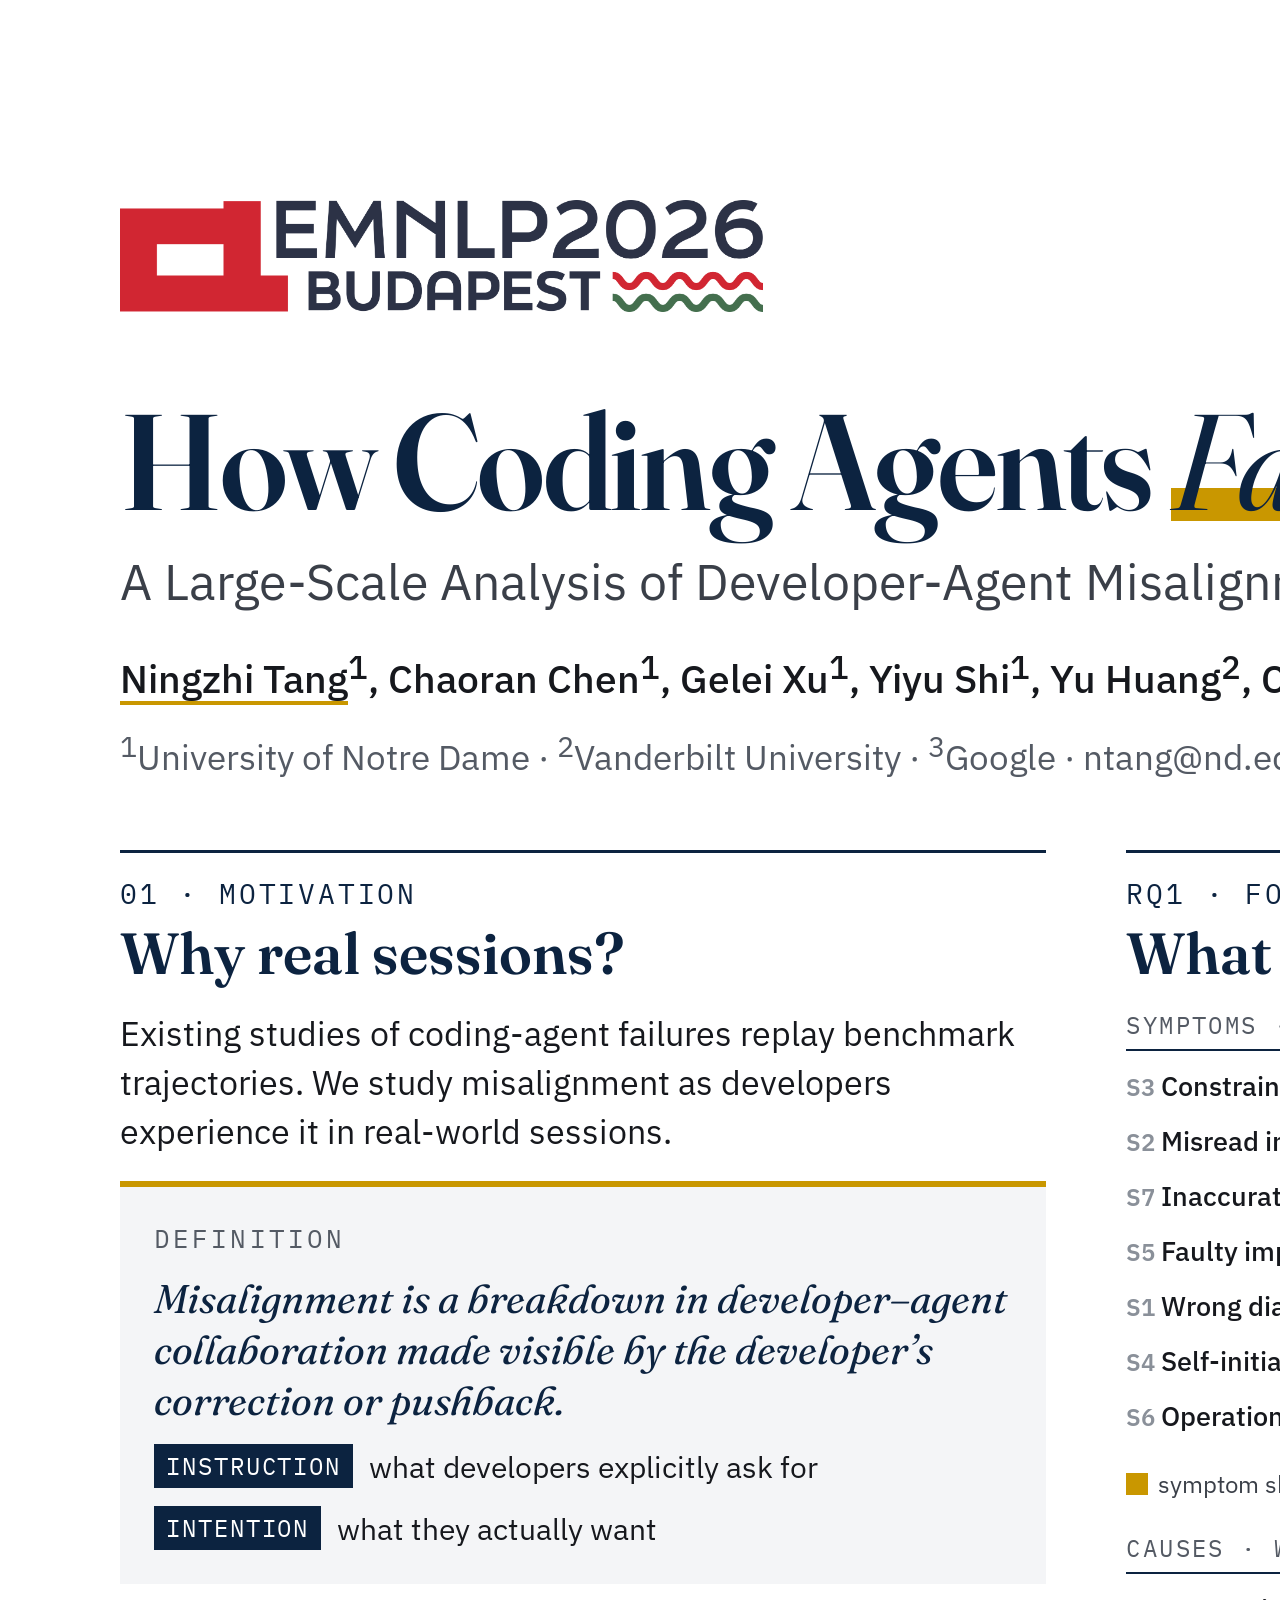
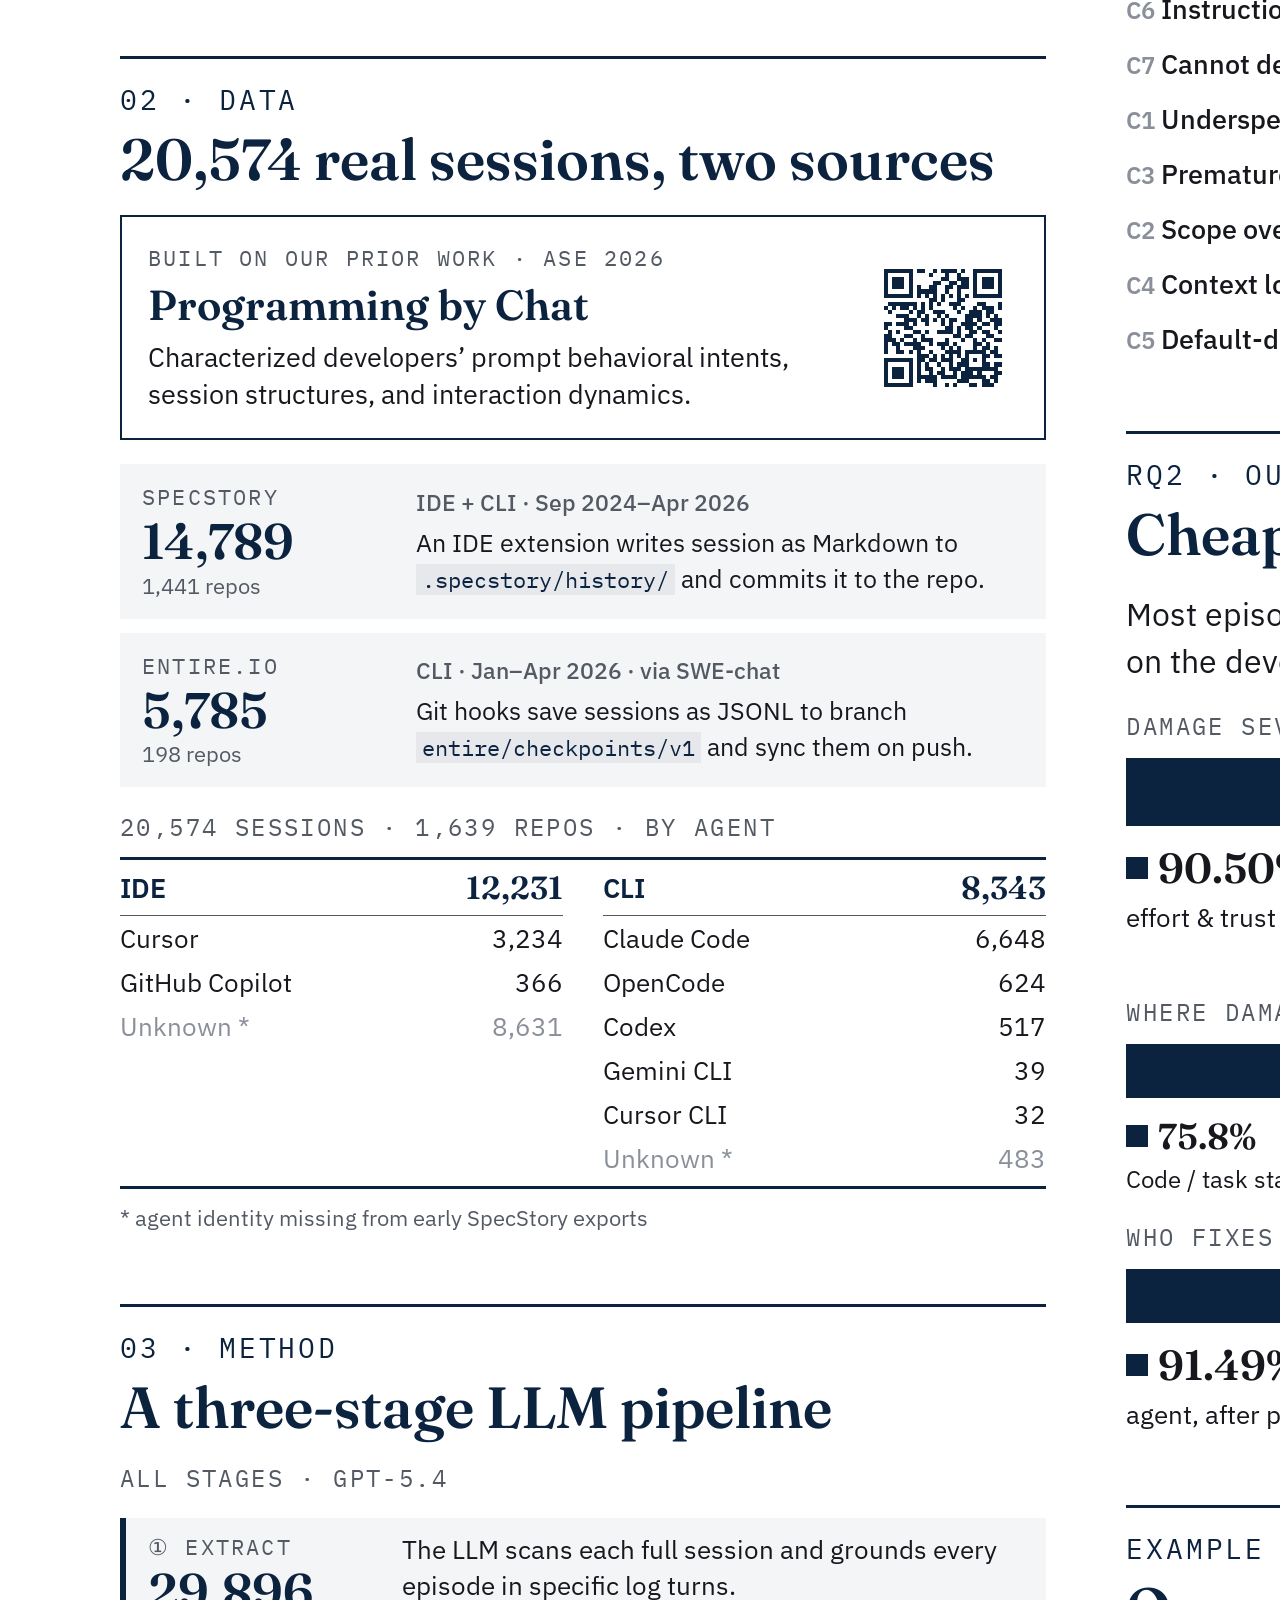
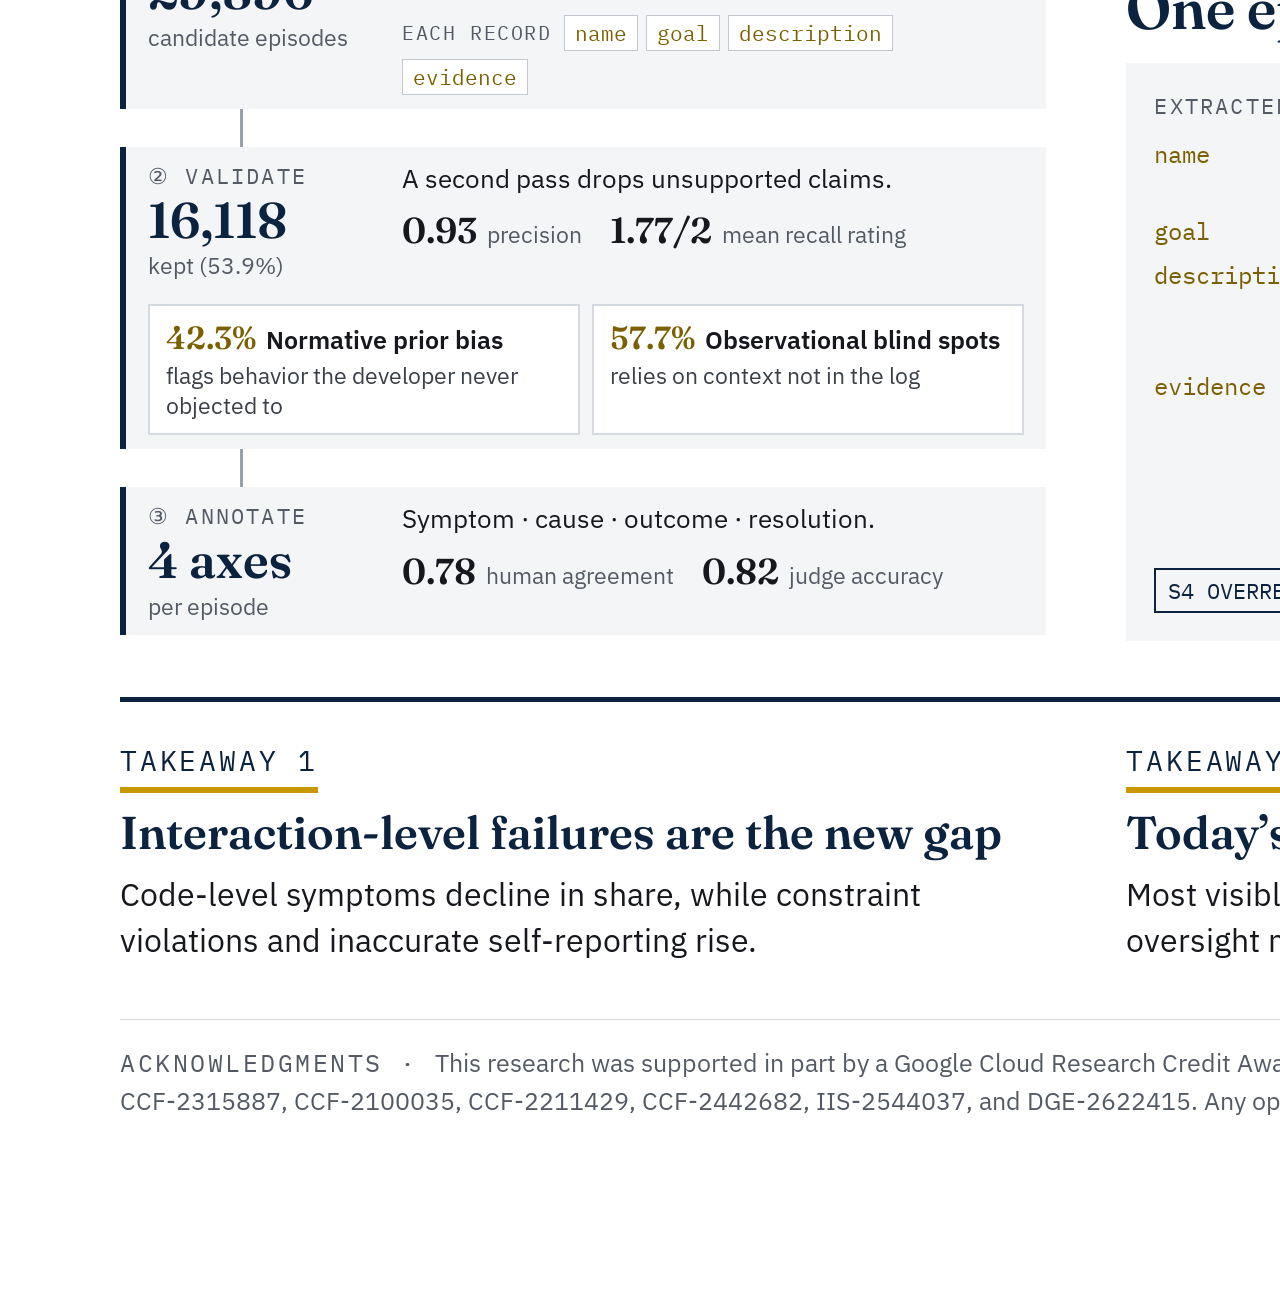
<file: poster-presentation/Main.dc.html>
<!doctype html>
<html lang="en">
<head>
<meta charset="utf-8">
<title>How Coding Agents Fail Their Users — EMNLP 2026 poster</title>
<link href="https://fonts.googleapis.com/css2?family=Fraunces:ital,opsz,wght@0,9..144,400;0,9..144,600;1,9..144,400&amp;family=IBM+Plex+Sans:wght@400;500;600&amp;family=IBM+Plex+Mono:wght@400;500&amp;display=swap" rel="stylesheet">
<link href="https://cdnjs.cloudflare.com/ajax/libs/font-awesome/6.5.2/css/all.min.css" rel="stylesheet">
<style>
/* theme colors (were the accent/gold props) */
:root{--accent:#0C2340;--gold:#C99700}
@page{size:3179px 4494px;margin:0}
body{margin:0;background:#FFFFFF;font-family:'IBM Plex Sans','Helvetica Neue',Helvetica,sans-serif;color:#16181D}
a{color:#0C2340}a:hover{color:#545A64}
</style>
</head>
<body>
<div style="width: 3179px; height: 4494px; box-sizing: border-box; padding: 200px 120px; background: #FFFFFF; color: #16181D; font-family: 'IBM Plex Sans', 'Helvetica Neue', Helvetica, sans-serif; display: flex; flex-direction: column; gap: 56px; overflow: hidden">

<header style="display: flex; flex-direction: column; gap: 72px; padding-bottom: 6px">
<div style="display: flex; justify-content: space-between; align-items: center; gap: 40px">
<div style="display: flex; align-items: center; gap: 36px">
<img src="logos/emnlp.png" alt="EMNLP 2026 Budapest" style="height: 112px; width: auto; display: block">
</div>
<div style="display: flex; align-items: center; gap: 64px">
<img src="logos/notre_dame.png" alt="University of Notre Dame" style="height: 110px; width: auto; display: block">
<img src="logos/vanderbilt.png" alt="Vanderbilt University" style="height: 100px; width: auto; display: block">
<img src="logos/google.png" alt="Google" style="height: 88px; width: auto; display: block">
</div>
</div>

<div style="display: grid; grid-template-columns: minmax(0, 1fr) 840px; gap: 80px; align-items: stretch">
<div style="display: flex; flex-direction: column; gap: 22px; justify-content: center">
<h1 style="margin: 0; font-family: Fraunces, Georgia, serif; font-size: 136px; font-weight: 600; line-height: 1.02; letter-spacing: -0.02em; white-space: nowrap; color: var(--accent)">How Coding Agents <span style="font-style: italic; font-weight: 400; padding-right: 0.1em; background: linear-gradient(transparent 66%, var(--gold) 66%, var(--gold) 86%, transparent 86%)">Fail</span> Their Users</h1>
<p style="margin: 0; font-size: 50px; line-height: 1.2; color: #3A3F48">A Large-Scale Analysis of Developer-Agent Misalignment in 20,574 Real-World Sessions</p>
<p style="margin: 12px 0 0; font-size: 39px; font-weight: 500; line-height: 1.35"><span style="text-decoration: underline; text-decoration-color: var(--gold); text-decoration-thickness: 4px; text-underline-offset: 8px">Ningzhi Tang</span><sup>1</sup>, Chaoran Chen<sup>1</sup>, Gelei Xu<sup>1</sup>, Yiyu Shi<sup>1</sup>, Yu Huang<sup>2</sup>, Collin McMillan<sup>1</sup>, Tao Dong<sup>3</sup>, Toby Jia-Jun Li<sup>1</sup></p>
<p style="margin: 0; font-size: 35px; line-height: 1.3; color: #545A64"><sup>1</sup>University of Notre Dame · <sup>2</sup>Vanderbilt University · <sup>3</sup>Google · ntang@nd.edu, toby.j.li@nd.edu</p>
</div>

<div style="display: flex; flex-direction: column; gap: 16px; padding: 36px 40px; background: var(--accent); color: #FFFFFF; border-top: 12px solid var(--gold)">
<div style="font-family: Fraunces, Georgia, serif; font-size: 40px; font-weight: 600; line-height: 1.15">I’m graduating in Dec 2026 and on the job market for full-time industry roles.</div>
<div style="font-size: 27px; line-height: 1.45; color: #D5DBE5; text-align: center"><span style="white-space: nowrap">Agent evaluation</span> · <span style="white-space: nowrap">coding agents</span> · <span style="white-space: nowrap">agent customization</span> <span style="white-space: nowrap">developer tools and experience</span> · <span style="white-space: nowrap">human-AI interaction</span></div>
<div style="display: grid; grid-template-columns: repeat(2, max-content); justify-content: center; gap: 14px 40px; margin-top: 8px; padding-top: 22px; border-top: 1px solid #3A5070; font-size: 28px; line-height: 1.3">
<span style="display: flex; align-items: center; gap: 14px"><i class="fa-solid fa-envelope" style="width: 30px; text-align: center; color: var(--gold)"></i>ntang@nd.edu</span>
<span style="display: flex; align-items: center; gap: 14px"><i class="fa-solid fa-globe" style="width: 30px; text-align: center; color: var(--gold)"></i>www.nztang.com</span>
<span style="display: flex; align-items: center; gap: 14px"><i class="fa-brands fa-github" style="width: 30px; text-align: center; color: var(--gold)"></i>TTangNingzhi</span>
<span style="display: flex; align-items: center; gap: 14px"><i class="fa-brands fa-linkedin" style="width: 30px; text-align: center; color: var(--gold)"></i>in/ningzhi-tang</span>
</div>
</div>
</div>
</header>

<main style="flex-grow: 1; display: grid; grid-template-columns: repeat(3, minmax(0, 1fr)); gap: 80px; align-items: start">

<div style="display: flex; flex-direction: column; gap: 72px">

<section style="display: flex; flex-direction: column; gap: 24px">
<div style="display: flex; flex-direction: column; gap: 10px; padding-top: 22px; border-top: 3px solid var(--accent)">
<div style="font-family: 'IBM Plex Mono', Menlo, monospace; font-size: 28px; letter-spacing: 0.1em; color: var(--accent)">01 · MOTIVATION</div>
<h2 style="margin: 0; font-family: Fraunces, Georgia, serif; font-size: 58px; font-weight: 600; line-height: 1.08; color: var(--accent)">Why real sessions?</h2>
</div>
<p style="margin: 0; font-size: 34px; line-height: 1.45">Existing studies of coding-agent failures replay benchmark trajectories. We study misalignment as developers experience it in real-world sessions.</p>
<div style="display: flex; flex-direction: column; gap: 18px; padding: 34px; background: #F4F5F7; border-left: 0; border-top: 6px solid var(--gold)">
<div style="font-family: 'IBM Plex Mono', Menlo, monospace; font-size: 26px; letter-spacing: 0.12em; color: #545A64">DEFINITION</div>
<p style="margin: 0; font-family: Fraunces, Georgia, serif; font-style: italic; font-size: 40px; line-height: 1.28; color: var(--accent)">Misalignment is a breakdown in developer–agent collaboration made visible by the developer’s correction or pushback.</p>
<div style="display: flex; align-items: center; gap: 16px">
<span style="font-family: 'IBM Plex Mono', Menlo, monospace; font-size: 24px; letter-spacing: 0.08em; padding: 6px 12px; background: var(--accent); color: #FFFFFF">INSTRUCTION</span>
<span style="font-size: 30px">what developers explicitly ask for</span>
</div>
<div style="display: flex; align-items: center; gap: 16px">
<span style="font-family: 'IBM Plex Mono', Menlo, monospace; font-size: 24px; letter-spacing: 0.08em; padding: 6px 12px; background: var(--accent); color: #FFFFFF">INTENTION</span>
<span style="font-size: 30px">what they actually want</span>
</div>
</div>
</section>

<section style="display: flex; flex-direction: column; gap: 24px">
<div style="display: flex; flex-direction: column; gap: 10px; padding-top: 22px; border-top: 3px solid var(--accent)">
<div style="font-family: 'IBM Plex Mono', Menlo, monospace; font-size: 28px; letter-spacing: 0.1em; color: var(--accent)">02 · DATA</div>
<h2 style="margin: 0; font-family: Fraunces, Georgia, serif; font-size: 58px; font-weight: 600; line-height: 1.08; color: var(--accent)">20,574 real sessions, two sources</h2>
</div>
<div style="display: flex; gap: 24px; align-items: center; padding: 26px; border: 2px solid var(--accent)">
<div style="display: flex; flex-direction: column; gap: 10px; flex-grow: 1">
<div style="font-family: 'IBM Plex Mono', Menlo, monospace; font-size: 22px; letter-spacing: 0.1em; color: #545A64">BUILT ON OUR PRIOR WORK · ASE 2026</div>
<div style="font-family: Fraunces, Georgia, serif; font-size: 42px; font-weight: 600; line-height: 1.1; color: var(--accent)">Programming by Chat</div>
<p style="margin: 0; font-size: 27px; line-height: 1.38">Characterized developers’ prompt behavioral intents, session structures, and interaction dynamics.</p>
</div>
<div style="flex-shrink: 0; display: flex; flex-direction: column; align-items: center; gap: 6px"><svg width="150" height="150" viewBox="-4 -4 37 37" shape-rendering="crispEdges" role="img" aria-label="QR code for https://arxiv.org/abs/2604.00436"><rect x="-4" y="-4" width="37" height="37" fill="#FFFFFF"></rect><path d="M0 0h1v1h-1zM1 0h1v1h-1zM2 0h1v1h-1zM3 0h1v1h-1zM4 0h1v1h-1zM5 0h1v1h-1zM6 0h1v1h-1zM8 0h1v1h-1zM9 0h1v1h-1zM12 0h1v1h-1zM14 0h1v1h-1zM15 0h1v1h-1zM16 0h1v1h-1zM17 0h1v1h-1zM19 0h1v1h-1zM22 0h1v1h-1zM23 0h1v1h-1zM24 0h1v1h-1zM25 0h1v1h-1zM26 0h1v1h-1zM27 0h1v1h-1zM28 0h1v1h-1zM0 1h1v1h-1zM6 1h1v1h-1zM11 1h1v1h-1zM15 1h1v1h-1zM18 1h1v1h-1zM22 1h1v1h-1zM28 1h1v1h-1zM0 2h1v1h-1zM2 2h1v1h-1zM3 2h1v1h-1zM4 2h1v1h-1zM6 2h1v1h-1zM14 2h1v1h-1zM15 2h1v1h-1zM18 2h1v1h-1zM19 2h1v1h-1zM20 2h1v1h-1zM22 2h1v1h-1zM24 2h1v1h-1zM25 2h1v1h-1zM26 2h1v1h-1zM28 2h1v1h-1zM0 3h1v1h-1zM2 3h1v1h-1zM3 3h1v1h-1zM4 3h1v1h-1zM6 3h1v1h-1zM12 3h1v1h-1zM13 3h1v1h-1zM16 3h1v1h-1zM17 3h1v1h-1zM19 3h1v1h-1zM20 3h1v1h-1zM22 3h1v1h-1zM24 3h1v1h-1zM25 3h1v1h-1zM26 3h1v1h-1zM28 3h1v1h-1zM0 4h1v1h-1zM2 4h1v1h-1zM3 4h1v1h-1zM4 4h1v1h-1zM6 4h1v1h-1zM8 4h1v1h-1zM11 4h1v1h-1zM12 4h1v1h-1zM15 4h1v1h-1zM16 4h1v1h-1zM18 4h1v1h-1zM19 4h1v1h-1zM20 4h1v1h-1zM22 4h1v1h-1zM24 4h1v1h-1zM25 4h1v1h-1zM26 4h1v1h-1zM28 4h1v1h-1zM0 5h1v1h-1zM6 5h1v1h-1zM8 5h1v1h-1zM9 5h1v1h-1zM10 5h1v1h-1zM11 5h1v1h-1zM12 5h1v1h-1zM15 5h1v1h-1zM18 5h1v1h-1zM22 5h1v1h-1zM28 5h1v1h-1zM0 6h1v1h-1zM1 6h1v1h-1zM2 6h1v1h-1zM3 6h1v1h-1zM4 6h1v1h-1zM5 6h1v1h-1zM6 6h1v1h-1zM8 6h1v1h-1zM10 6h1v1h-1zM12 6h1v1h-1zM14 6h1v1h-1zM16 6h1v1h-1zM18 6h1v1h-1zM20 6h1v1h-1zM22 6h1v1h-1zM23 6h1v1h-1zM24 6h1v1h-1zM25 6h1v1h-1zM26 6h1v1h-1zM27 6h1v1h-1zM28 6h1v1h-1zM11 7h1v1h-1zM12 7h1v1h-1zM14 7h1v1h-1zM18 7h1v1h-1zM19 7h1v1h-1zM1 8h1v1h-1zM2 8h1v1h-1zM3 8h1v1h-1zM4 8h1v1h-1zM5 8h1v1h-1zM6 8h1v1h-1zM7 8h1v1h-1zM9 8h1v1h-1zM11 8h1v1h-1zM13 8h1v1h-1zM16 8h1v1h-1zM17 8h1v1h-1zM18 8h1v1h-1zM23 8h1v1h-1zM24 8h1v1h-1zM28 8h1v1h-1zM0 9h1v1h-1zM2 9h1v1h-1zM4 9h1v1h-1zM5 9h1v1h-1zM7 9h1v1h-1zM9 9h1v1h-1zM11 9h1v1h-1zM17 9h1v1h-1zM19 9h1v1h-1zM22 9h1v1h-1zM24 9h1v1h-1zM25 9h1v1h-1zM26 9h1v1h-1zM28 9h1v1h-1zM1 10h1v1h-1zM6 10h1v1h-1zM8 10h1v1h-1zM9 10h1v1h-1zM12 10h1v1h-1zM13 10h1v1h-1zM14 10h1v1h-1zM18 10h1v1h-1zM21 10h1v1h-1zM22 10h1v1h-1zM23 10h1v1h-1zM25 10h1v1h-1zM26 10h1v1h-1zM3 11h1v1h-1zM4 11h1v1h-1zM5 11h1v1h-1zM8 11h1v1h-1zM10 11h1v1h-1zM13 11h1v1h-1zM15 11h1v1h-1zM20 11h1v1h-1zM21 11h1v1h-1zM22 11h1v1h-1zM23 11h1v1h-1zM25 11h1v1h-1zM27 11h1v1h-1zM5 12h1v1h-1zM6 12h1v1h-1zM7 12h1v1h-1zM9 12h1v1h-1zM10 12h1v1h-1zM12 12h1v1h-1zM14 12h1v1h-1zM16 12h1v1h-1zM17 12h1v1h-1zM20 12h1v1h-1zM21 12h1v1h-1zM23 12h1v1h-1zM26 12h1v1h-1zM27 12h1v1h-1zM28 12h1v1h-1zM0 13h1v1h-1zM1 13h1v1h-1zM3 13h1v1h-1zM4 13h1v1h-1zM5 13h1v1h-1zM7 13h1v1h-1zM10 13h1v1h-1zM14 13h1v1h-1zM16 13h1v1h-1zM19 13h1v1h-1zM20 13h1v1h-1zM21 13h1v1h-1zM22 13h1v1h-1zM24 13h1v1h-1zM25 13h1v1h-1zM27 13h1v1h-1zM28 13h1v1h-1zM0 14h1v1h-1zM5 14h1v1h-1zM6 14h1v1h-1zM15 14h1v1h-1zM16 14h1v1h-1zM18 14h1v1h-1zM20 14h1v1h-1zM21 14h1v1h-1zM23 14h1v1h-1zM27 14h1v1h-1zM1 15h1v1h-1zM3 15h1v1h-1zM7 15h1v1h-1zM8 15h1v1h-1zM10 15h1v1h-1zM13 15h1v1h-1zM14 15h1v1h-1zM15 15h1v1h-1zM16 15h1v1h-1zM18 15h1v1h-1zM21 15h1v1h-1zM22 15h1v1h-1zM24 15h1v1h-1zM25 15h1v1h-1zM28 15h1v1h-1zM0 16h1v1h-1zM1 16h1v1h-1zM5 16h1v1h-1zM6 16h1v1h-1zM9 16h1v1h-1zM17 16h1v1h-1zM18 16h1v1h-1zM20 16h1v1h-1zM21 16h1v1h-1zM25 16h1v1h-1zM26 16h1v1h-1zM0 17h1v1h-1zM1 17h1v1h-1zM2 17h1v1h-1zM4 17h1v1h-1zM7 17h1v1h-1zM9 17h1v1h-1zM10 17h1v1h-1zM11 17h1v1h-1zM15 17h1v1h-1zM19 17h1v1h-1zM22 17h1v1h-1zM24 17h1v1h-1zM27 17h1v1h-1zM28 17h1v1h-1zM0 18h1v1h-1zM2 18h1v1h-1zM3 18h1v1h-1zM5 18h1v1h-1zM6 18h1v1h-1zM7 18h1v1h-1zM8 18h1v1h-1zM11 18h1v1h-1zM13 18h1v1h-1zM14 18h1v1h-1zM15 18h1v1h-1zM17 18h1v1h-1zM22 18h1v1h-1zM23 18h1v1h-1zM25 18h1v1h-1zM0 19h1v1h-1zM3 19h1v1h-1zM7 19h1v1h-1zM8 19h1v1h-1zM9 19h1v1h-1zM14 19h1v1h-1zM16 19h1v1h-1zM18 19h1v1h-1zM22 19h1v1h-1zM24 19h1v1h-1zM25 19h1v1h-1zM27 19h1v1h-1zM0 20h1v1h-1zM3 20h1v1h-1zM4 20h1v1h-1zM6 20h1v1h-1zM8 20h1v1h-1zM11 20h1v1h-1zM15 20h1v1h-1zM16 20h1v1h-1zM17 20h1v1h-1zM18 20h1v1h-1zM20 20h1v1h-1zM21 20h1v1h-1zM22 20h1v1h-1zM23 20h1v1h-1zM24 20h1v1h-1zM26 20h1v1h-1zM27 20h1v1h-1zM8 21h1v1h-1zM9 21h1v1h-1zM10 21h1v1h-1zM12 21h1v1h-1zM14 21h1v1h-1zM16 21h1v1h-1zM18 21h1v1h-1zM20 21h1v1h-1zM24 21h1v1h-1zM25 21h1v1h-1zM27 21h1v1h-1zM28 21h1v1h-1zM0 22h1v1h-1zM1 22h1v1h-1zM2 22h1v1h-1zM3 22h1v1h-1zM4 22h1v1h-1zM5 22h1v1h-1zM6 22h1v1h-1zM8 22h1v1h-1zM9 22h1v1h-1zM11 22h1v1h-1zM12 22h1v1h-1zM14 22h1v1h-1zM15 22h1v1h-1zM16 22h1v1h-1zM19 22h1v1h-1zM20 22h1v1h-1zM22 22h1v1h-1zM24 22h1v1h-1zM0 23h1v1h-1zM6 23h1v1h-1zM8 23h1v1h-1zM10 23h1v1h-1zM13 23h1v1h-1zM16 23h1v1h-1zM18 23h1v1h-1zM19 23h1v1h-1zM20 23h1v1h-1zM24 23h1v1h-1zM25 23h1v1h-1zM27 23h1v1h-1zM28 23h1v1h-1zM0 24h1v1h-1zM2 24h1v1h-1zM3 24h1v1h-1zM4 24h1v1h-1zM6 24h1v1h-1zM8 24h1v1h-1zM10 24h1v1h-1zM11 24h1v1h-1zM14 24h1v1h-1zM16 24h1v1h-1zM17 24h1v1h-1zM18 24h1v1h-1zM20 24h1v1h-1zM21 24h1v1h-1zM22 24h1v1h-1zM23 24h1v1h-1zM24 24h1v1h-1zM25 24h1v1h-1zM26 24h1v1h-1zM27 24h1v1h-1zM0 25h1v1h-1zM2 25h1v1h-1zM3 25h1v1h-1zM4 25h1v1h-1zM6 25h1v1h-1zM8 25h1v1h-1zM11 25h1v1h-1zM13 25h1v1h-1zM14 25h1v1h-1zM17 25h1v1h-1zM19 25h1v1h-1zM20 25h1v1h-1zM21 25h1v1h-1zM23 25h1v1h-1zM27 25h1v1h-1zM28 25h1v1h-1zM0 26h1v1h-1zM2 26h1v1h-1zM3 26h1v1h-1zM4 26h1v1h-1zM6 26h1v1h-1zM8 26h1v1h-1zM9 26h1v1h-1zM10 26h1v1h-1zM11 26h1v1h-1zM12 26h1v1h-1zM14 26h1v1h-1zM15 26h1v1h-1zM16 26h1v1h-1zM17 26h1v1h-1zM19 26h1v1h-1zM20 26h1v1h-1zM21 26h1v1h-1zM22 26h1v1h-1zM23 26h1v1h-1zM24 26h1v1h-1zM26 26h1v1h-1zM27 26h1v1h-1zM0 27h1v1h-1zM6 27h1v1h-1zM8 27h1v1h-1zM10 27h1v1h-1zM11 27h1v1h-1zM12 27h1v1h-1zM18 27h1v1h-1zM19 27h1v1h-1zM20 27h1v1h-1zM24 27h1v1h-1zM25 27h1v1h-1zM27 27h1v1h-1zM0 28h1v1h-1zM1 28h1v1h-1zM2 28h1v1h-1zM3 28h1v1h-1zM4 28h1v1h-1zM5 28h1v1h-1zM6 28h1v1h-1zM12 28h1v1h-1zM15 28h1v1h-1zM17 28h1v1h-1zM21 28h1v1h-1zM22 28h1v1h-1zM24 28h1v1h-1zM25 28h1v1h-1zM26 28h1v1h-1z" fill="#0C2340"></path></svg></div>
</div>
<div style="display: flex; flex-direction: column; gap: 14px">
<div style="display: grid; grid-template-columns: 250px minmax(0, 1fr); gap: 24px; align-items: center; padding: 18px 22px; background: #F4F5F7"><div style="display: flex; flex-direction: column; gap: 4px"><div style="font-family: 'IBM Plex Mono', Menlo, monospace; font-size: 22px; letter-spacing: 0.1em; color: #545A64">SPECSTORY</div><div style="font-family: Fraunces, Georgia, serif; font-size: 50px; font-weight: 600; line-height: 1.05; color: var(--accent)">14,789</div><div style="font-size: 22px; line-height: 1.3; color: #545A64">1,441 repos</div></div><div style="font-size: 25px; line-height: 1.45"><div style="margin-bottom: 6px; font-size: 23px; font-weight: 500; color: #545A64">IDE + CLI · Sep 2024–Apr 2026</div>An IDE extension writes session as Markdown to <span style="font-family: 'IBM Plex Mono', Menlo, monospace; font-size: 22px; color: var(--accent); background: #E6E8EC; padding: 1px 6px">.specstory/history/</span> and commits it to the repo.</div></div>
<div style="display: grid; grid-template-columns: 250px minmax(0, 1fr); gap: 24px; align-items: center; padding: 18px 22px; background: #F4F5F7"><div style="display: flex; flex-direction: column; gap: 4px"><div style="font-family: 'IBM Plex Mono', Menlo, monospace; font-size: 22px; letter-spacing: 0.1em; color: #545A64">ENTIRE.IO</div><div style="font-family: Fraunces, Georgia, serif; font-size: 50px; font-weight: 600; line-height: 1.05; color: var(--accent)">5,785</div><div style="font-size: 22px; line-height: 1.3; color: #545A64">198 repos</div></div><div style="font-size: 25px; line-height: 1.45"><div style="margin-bottom: 6px; font-size: 23px; font-weight: 500; color: #545A64">CLI · Jan–Apr 2026 · via SWE-chat</div>Git hooks save sessions as JSONL to branch <span style="font-family: 'IBM Plex Mono', Menlo, monospace; font-size: 22px; color: var(--accent); background: #E6E8EC; padding: 1px 6px">entire/checkpoints/v1</span> and sync them on push.</div></div>
</div>
<div style="display: flex; flex-direction: column; gap: 14px">
<div style="font-family: 'IBM Plex Mono', Menlo, monospace; font-size: 24px; letter-spacing: 0.1em; color: #545A64">20,574 SESSIONS · 1,639 REPOS · BY AGENT</div>
<div style="display: grid; grid-template-columns: repeat(2, minmax(0, 1fr)); gap: 40px; align-items: start; border-top: 3px solid var(--accent); border-bottom: 3px solid var(--accent); padding-bottom: 6px">
<table style="width: 100%; border-collapse: collapse; font-size: 26px"><thead><tr style="border-bottom: 1.5px solid #545A64"><th style="padding: 8px 0; text-align: left; font-size: 27px; font-weight: 600; color: var(--accent)">IDE</th><th style="padding: 8px 0; text-align: right; font-family: Fraunces, Georgia, serif; font-size: 32px; font-weight: 600; color: var(--accent)">12,231</th></tr></thead><tbody>
<tr><td style="padding: 5px 0">Cursor</td><td style="padding: 5px 0; text-align: right; font-variant-numeric: tabular-nums">3,234</td></tr>
<tr><td style="padding: 5px 0">GitHub Copilot</td><td style="padding: 5px 0; text-align: right; font-variant-numeric: tabular-nums">366</td></tr>
<tr style="color: #8A9099"><td style="padding: 5px 0">Unknown *</td><td style="padding: 5px 0; text-align: right; font-variant-numeric: tabular-nums">8,631</td></tr>
</tbody></table>
<table style="width: 100%; border-collapse: collapse; font-size: 26px"><thead><tr style="border-bottom: 1.5px solid #545A64"><th style="padding: 8px 0; text-align: left; font-size: 27px; font-weight: 600; color: var(--accent)">CLI</th><th style="padding: 8px 0; text-align: right; font-family: Fraunces, Georgia, serif; font-size: 32px; font-weight: 600; color: var(--accent)">8,343</th></tr></thead><tbody>
<tr><td style="padding: 5px 0">Claude Code</td><td style="padding: 5px 0; text-align: right; font-variant-numeric: tabular-nums">6,648</td></tr>
<tr><td style="padding: 5px 0">OpenCode</td><td style="padding: 5px 0; text-align: right; font-variant-numeric: tabular-nums">624</td></tr>
<tr><td style="padding: 5px 0">Codex</td><td style="padding: 5px 0; text-align: right; font-variant-numeric: tabular-nums">517</td></tr>
<tr><td style="padding: 5px 0">Gemini CLI</td><td style="padding: 5px 0; text-align: right; font-variant-numeric: tabular-nums">39</td></tr>
<tr><td style="padding: 5px 0">Cursor CLI</td><td style="padding: 5px 0; text-align: right; font-variant-numeric: tabular-nums">32</td></tr>
<tr style="color: #8A9099"><td style="padding: 5px 0">Unknown *</td><td style="padding: 5px 0; text-align: right; font-variant-numeric: tabular-nums">483</td></tr>
</tbody></table>
</div>
<div style="font-size: 22px; color: #545A64">* agent identity missing from early SpecStory exports</div>
</div>
</section>

<section style="display: flex; flex-direction: column; gap: 24px">
<div style="display: flex; flex-direction: column; gap: 10px; padding-top: 22px; border-top: 3px solid var(--accent)">
<div style="font-family: 'IBM Plex Mono', Menlo, monospace; font-size: 28px; letter-spacing: 0.1em; color: var(--accent)">03 · METHOD</div>
<h2 style="margin: 0; font-family: Fraunces, Georgia, serif; font-size: 58px; font-weight: 600; line-height: 1.08; color: var(--accent)">A three-stage LLM pipeline</h2>
</div>
<div style="font-family: 'IBM Plex Mono', Menlo, monospace; font-size: 24px; letter-spacing: 0.1em; color: #545A64">ALL STAGES · GPT-5.4</div>
<div style="display: flex; flex-direction: column">
<div style="display: grid; grid-template-columns: 230px minmax(0, 1fr); gap: 24px; padding: 14px 22px; background: #F4F5F7; border-left: 6px solid var(--accent)"><div style="display: flex; flex-direction: column; gap: 4px"><div style="font-family: 'IBM Plex Mono', Menlo, monospace; font-size: 22px; letter-spacing: 0.1em; color: #545A64">① EXTRACT</div><div style="font-family: Fraunces, Georgia, serif; font-size: 50px; font-weight: 600; line-height: 1.05; color: var(--accent)">29,896</div><div style="font-size: 23px; color: #545A64">candidate episodes</div></div><div style="display: flex; flex-direction: column; gap: 12px"><div style="font-size: 26px; line-height: 1.36">The LLM scans each full session and grounds every episode in specific log turns.</div><div style="display: flex; flex-wrap: wrap; align-items: center; gap: 8px"><span style="font-family: 'IBM Plex Mono', Menlo, monospace; font-size: 20px; letter-spacing: 0.08em; color: #545A64; margin-right: 4px">EACH RECORD</span><span style="font-family: 'IBM Plex Mono', Menlo, monospace; font-size: 21px; color: #7A6000; padding: 3px 10px; border: 1.5px solid #C3C8D0; background: #FFFFFF">name</span><span style="font-family: 'IBM Plex Mono', Menlo, monospace; font-size: 21px; color: #7A6000; padding: 3px 10px; border: 1.5px solid #C3C8D0; background: #FFFFFF">goal</span><span style="font-family: 'IBM Plex Mono', Menlo, monospace; font-size: 21px; color: #7A6000; padding: 3px 10px; border: 1.5px solid #C3C8D0; background: #FFFFFF">description</span><span style="font-family: 'IBM Plex Mono', Menlo, monospace; font-size: 21px; color: #7A6000; padding: 3px 10px; border: 1.5px solid #C3C8D0; background: #FFFFFF">evidence</span></div></div></div>
<div style="height: 38px; margin-left: 120px; border-left: 3px solid #9AA0A8"></div>
<div style="display: grid; grid-template-columns: 230px minmax(0, 1fr); gap: 24px; padding: 14px 22px; background: #F4F5F7; border-left: 6px solid var(--accent)"><div style="display: flex; flex-direction: column; gap: 4px"><div style="font-family: 'IBM Plex Mono', Menlo, monospace; font-size: 22px; letter-spacing: 0.1em; color: #545A64">② VALIDATE</div><div style="font-family: Fraunces, Georgia, serif; font-size: 50px; font-weight: 600; line-height: 1.05; color: var(--accent)">16,118</div><div style="font-size: 23px; color: #545A64">kept (53.9%)</div></div><div style="display: flex; flex-direction: column; gap: 12px"><div style="font-size: 26px; line-height: 1.36">A second pass drops unsupported claims.</div><div style="display: flex; gap: 28px"><div style="display: flex; align-items: baseline; gap: 10px"><span style="font-family: Fraunces, Georgia, serif; font-size: 36px; font-weight: 600">0.93</span><span style="font-size: 23px; color: #545A64">precision</span></div><div style="display: flex; align-items: baseline; gap: 10px"><span style="font-family: Fraunces, Georgia, serif; font-size: 36px; font-weight: 600">1.77/2</span><span style="font-size: 23px; color: #545A64">mean recall rating</span></div></div></div><div style="display: grid; grid-template-columns: repeat(2, minmax(0, 1fr)); gap: 12px; grid-column: 1 / -1"><div style="display: flex; flex-direction: column; gap: 4px; padding: 12px 16px; background: #FFFFFF; border: 2px solid #D5D9E0"><div style="display: flex; align-items: baseline; gap: 10px"><span style="font-family: Fraunces, Georgia, serif; font-size: 32px; font-weight: 600; color: #7A6000">42.3%</span><span style="font-size: 25px; font-weight: 600">Normative prior bias</span></div><div style="font-size: 23px; line-height: 1.3; color: #3A3F48">flags behavior the developer never objected to</div></div><div style="display: flex; flex-direction: column; gap: 4px; padding: 12px 16px; background: #FFFFFF; border: 2px solid #D5D9E0"><div style="display: flex; align-items: baseline; gap: 10px"><span style="font-family: Fraunces, Georgia, serif; font-size: 32px; font-weight: 600; color: #7A6000">57.7%</span><span style="font-size: 25px; font-weight: 600">Observational blind spots</span></div><div style="font-size: 23px; line-height: 1.3; color: #3A3F48">relies on context not in the log</div></div></div></div>
<div style="height: 38px; margin-left: 120px; border-left: 3px solid #9AA0A8"></div>
<div style="display: grid; grid-template-columns: 230px minmax(0, 1fr); gap: 24px; padding: 14px 22px; background: #F4F5F7; border-left: 6px solid var(--accent)"><div style="display: flex; flex-direction: column; gap: 4px"><div style="font-family: 'IBM Plex Mono', Menlo, monospace; font-size: 22px; letter-spacing: 0.1em; color: #545A64">③ ANNOTATE</div><div style="font-family: Fraunces, Georgia, serif; font-size: 50px; font-weight: 600; line-height: 1.05; color: var(--accent)">4 axes</div><div style="font-size: 23px; color: #545A64">per episode</div></div><div style="display: flex; flex-direction: column; gap: 12px"><div style="font-size: 26px; line-height: 1.36">Symptom · cause · outcome · resolution.</div><div style="display: flex; gap: 28px"><div style="display: flex; align-items: baseline; gap: 10px"><span style="font-family: Fraunces, Georgia, serif; font-size: 36px; font-weight: 600">0.78</span><span style="font-size: 23px; color: #545A64">human agreement</span></div><div style="display: flex; align-items: baseline; gap: 10px"><span style="font-family: Fraunces, Georgia, serif; font-size: 36px; font-weight: 600">0.82</span><span style="font-size: 23px; color: #545A64">judge accuracy</span></div></div></div></div>
</div>
</section>


</div>

<div style="display: flex; flex-direction: column; gap: 72px">

<section style="display: flex; flex-direction: column; gap: 24px">
<div style="display: flex; flex-direction: column; gap: 10px; padding-top: 22px; border-top: 3px solid var(--accent)">
<div style="font-family: 'IBM Plex Mono', Menlo, monospace; font-size: 28px; letter-spacing: 0.1em; color: var(--accent)">RQ1 · FORMS &amp; CAUSES</div>
<h2 style="margin: 0; font-family: Fraunces, Georgia, serif; font-size: 58px; font-weight: 600; line-height: 1.08; color: var(--accent)">What goes wrong, and why</h2>
</div>
<div style="display: flex; flex-direction: column; gap: 32px">
<div style="display: flex; flex-direction: column; gap: 16px">
<div style="font-family: 'IBM Plex Mono', Menlo, monospace; font-size: 24px; letter-spacing: 0.1em; color: #545A64; padding-bottom: 8px; border-bottom: 2px solid var(--accent)">SYMPTOMS · WHAT GOES WRONG</div>
<div style="display: grid; grid-template-columns: 400px minmax(0, 1fr) 96px; gap: 16px; align-items: center"><span style="font-size: 27px; font-weight: 500; line-height: 1.2; white-space: nowrap"><span style="font-size: 24px; font-weight: 600; color: #8A9099">S3 </span>Constraint violation</span><div style="height: 18px; background: #E6E8EC"><div style="width: 95.8%; height: 100%; background: var(--gold)"></div></div><span style="font-family: Fraunces, Georgia, serif; font-size: 32px; font-weight: 600; text-align: right">38.3%</span></div>
<div style="display: grid; grid-template-columns: 400px minmax(0, 1fr) 96px; gap: 16px; align-items: center"><span style="font-size: 27px; font-weight: 500; line-height: 1.2; white-space: nowrap"><span style="font-size: 24px; font-weight: 600; color: #8A9099">S2 </span>Misread intent</span><div style="height: 18px; background: #E6E8EC"><div style="width: 67.4%; height: 100%; background: var(--accent)"></div></div><span style="font-family: Fraunces, Georgia, serif; font-size: 32px; font-weight: 600; text-align: right">26.9%</span></div>
<div style="display: grid; grid-template-columns: 400px minmax(0, 1fr) 96px; gap: 16px; align-items: center"><span style="font-size: 27px; font-weight: 500; line-height: 1.2; white-space: nowrap"><span style="font-size: 24px; font-weight: 600; color: #8A9099">S7 </span>Inaccurate self-report</span><div style="height: 18px; background: #E6E8EC"><div style="width: 56.5%; height: 100%; background: var(--gold)"></div></div><span style="font-family: Fraunces, Georgia, serif; font-size: 32px; font-weight: 600; text-align: right">22.6%</span></div>
<div style="display: grid; grid-template-columns: 400px minmax(0, 1fr) 96px; gap: 16px; align-items: center"><span style="font-size: 27px; font-weight: 500; line-height: 1.2; white-space: nowrap"><span style="font-size: 24px; font-weight: 600; color: #8A9099">S5 </span>Faulty implementation</span><div style="height: 18px; background: #E6E8EC"><div style="width: 44.5%; height: 100%; background: var(--accent)"></div></div><span style="font-family: Fraunces, Georgia, serif; font-size: 32px; font-weight: 600; text-align: right">17.8%</span></div>
<div style="display: grid; grid-template-columns: 400px minmax(0, 1fr) 96px; gap: 16px; align-items: center"><span style="font-size: 27px; font-weight: 500; line-height: 1.2; white-space: nowrap"><span style="font-size: 24px; font-weight: 600; color: #8A9099">S1 </span>Wrong diagnosis</span><div style="height: 18px; background: #E6E8EC"><div style="width: 28.9%; height: 100%; background: var(--accent)"></div></div><span style="font-family: Fraunces, Georgia, serif; font-size: 32px; font-weight: 600; text-align: right">11.6%</span></div>
<div style="display: grid; grid-template-columns: 400px minmax(0, 1fr) 96px; gap: 16px; align-items: center"><span style="font-size: 27px; font-weight: 500; line-height: 1.2; white-space: nowrap"><span style="font-size: 24px; font-weight: 600; color: #8A9099">S4 </span>Self-initiated overreach</span><div style="height: 18px; background: #E6E8EC"><div style="width: 25.5%; height: 100%; background: var(--accent)"></div></div><span style="font-family: Fraunces, Georgia, serif; font-size: 32px; font-weight: 600; text-align: right">10.2%</span></div>
<div style="display: grid; grid-template-columns: 400px minmax(0, 1fr) 96px; gap: 16px; align-items: center"><span style="font-size: 27px; font-weight: 500; line-height: 1.2; white-space: nowrap"><span style="font-size: 24px; font-weight: 600; color: #8A9099">S6 </span>Operational exec. error</span><div style="height: 18px; background: #E6E8EC"><div style="width: 7.2%; height: 100%; background: var(--accent)"></div></div><span style="font-family: Fraunces, Georgia, serif; font-size: 32px; font-weight: 600; text-align: right">2.9%</span></div>
</div>
<div style="display: flex; gap: 32px; font-size: 24px; color: #3A3F48">
<span style="display: flex; align-items: center; gap: 10px"><span style="width: 22px; height: 22px; background: var(--gold)"></span>symptom share rising over time</span>
<span style="display: flex; align-items: center; gap: 10px"><span style="width: 22px; height: 22px; background: var(--accent)"></span>falling or flat</span>
</div>
<div style="display: flex; flex-direction: column; gap: 16px">
<div style="font-family: 'IBM Plex Mono', Menlo, monospace; font-size: 24px; letter-spacing: 0.1em; color: #545A64; padding-bottom: 8px; border-bottom: 2px solid var(--accent)">CAUSES · WHY</div>
<div style="display: grid; grid-template-columns: 400px minmax(0, 1fr) 96px; gap: 16px; align-items: center"><span style="font-size: 27px; font-weight: 500; line-height: 1.2; white-space: nowrap"><span style="font-size: 24px; font-weight: 600; color: #8A9099">C6 </span>Instruction-following failure</span><div style="height: 18px; background: #E6E8EC"><div style="width: 91.2%; height: 100%; background: var(--accent)"></div></div><span style="font-family: Fraunces, Georgia, serif; font-size: 32px; font-weight: 600; text-align: right">36.5%</span></div>
<div style="display: grid; grid-template-columns: 400px minmax(0, 1fr) 96px; gap: 16px; align-items: center"><span style="font-size: 27px; font-weight: 500; line-height: 1.2; white-space: nowrap"><span style="font-size: 24px; font-weight: 600; color: #8A9099">C7 </span>Cannot determine</span><div style="height: 18px; background: #E6E8EC"><div style="width: 67.1%; height: 100%; background: #A9AFB8"></div></div><span style="font-family: Fraunces, Georgia, serif; font-size: 32px; font-weight: 600; text-align: right">26.9%</span></div>
<div style="display: grid; grid-template-columns: 400px minmax(0, 1fr) 96px; gap: 16px; align-items: center"><span style="font-size: 27px; font-weight: 500; line-height: 1.2; white-space: nowrap"><span style="font-size: 24px; font-weight: 600; color: #8A9099">C1 </span>Underspecified instruction</span><div style="height: 18px; background: #E6E8EC"><div style="width: 38.4%; height: 100%; background: var(--accent)"></div></div><span style="font-family: Fraunces, Georgia, serif; font-size: 32px; font-weight: 600; text-align: right">15.4%</span></div>
<div style="display: grid; grid-template-columns: 400px minmax(0, 1fr) 96px; gap: 16px; align-items: center"><span style="font-size: 27px; font-weight: 500; line-height: 1.2; white-space: nowrap"><span style="font-size: 24px; font-weight: 600; color: #8A9099">C3 </span>Premature action</span><div style="height: 18px; background: #E6E8EC"><div style="width: 27.8%; height: 100%; background: var(--accent)"></div></div><span style="font-family: Fraunces, Georgia, serif; font-size: 32px; font-weight: 600; text-align: right">11.1%</span></div>
<div style="display: grid; grid-template-columns: 400px minmax(0, 1fr) 96px; gap: 16px; align-items: center"><span style="font-size: 27px; font-weight: 500; line-height: 1.2; white-space: nowrap"><span style="font-size: 24px; font-weight: 600; color: #8A9099">C2 </span>Scope overreach</span><div style="height: 18px; background: #E6E8EC"><div style="width: 23.7%; height: 100%; background: var(--accent)"></div></div><span style="font-family: Fraunces, Georgia, serif; font-size: 32px; font-weight: 600; text-align: right">9.5%</span></div>
<div style="display: grid; grid-template-columns: 400px minmax(0, 1fr) 96px; gap: 16px; align-items: center"><span style="font-size: 27px; font-weight: 500; line-height: 1.2; white-space: nowrap"><span style="font-size: 24px; font-weight: 600; color: #8A9099">C4 </span>Context loss</span><div style="height: 18px; background: #E6E8EC"><div style="width: 10.8%; height: 100%; background: var(--accent)"></div></div><span style="font-family: Fraunces, Georgia, serif; font-size: 32px; font-weight: 600; text-align: right">4.3%</span></div>
<div style="display: grid; grid-template-columns: 400px minmax(0, 1fr) 96px; gap: 16px; align-items: center"><span style="font-size: 27px; font-weight: 500; line-height: 1.2; white-space: nowrap"><span style="font-size: 24px; font-weight: 600; color: #8A9099">C5 </span>Default-driven override</span><div style="height: 18px; background: #E6E8EC"><div style="width: 6.1%; height: 100%; background: var(--accent)"></div></div><span style="font-family: Fraunces, Georgia, serif; font-size: 32px; font-weight: 600; text-align: right">2.4%</span></div>
</div>
</div>
</section>

<section style="display: flex; flex-direction: column; gap: 26px">
<div style="display: flex; flex-direction: column; gap: 10px; padding-top: 22px; border-top: 3px solid var(--accent)">
<div style="font-family: 'IBM Plex Mono', Menlo, monospace; font-size: 28px; letter-spacing: 0.1em; color: var(--accent)">RQ2 · OUTCOMES &amp; RESOLUTION</div>
<h2 style="margin: 0; font-family: Fraunces, Georgia, serif; font-size: 58px; font-weight: 600; line-height: 1.08; color: var(--accent)">Cheap damage, costly attention</h2>
</div>
<p style="margin: 0; font-size: 32px; line-height: 1.45">Most episodes cause no lasting system damage. The cost falls on the developer’s time and trust.</p>
<div style="display: flex; flex-direction: column; gap: 16px">
<div style="font-family: 'IBM Plex Mono', Menlo, monospace; font-size: 24px; letter-spacing: 0.1em; color: #545A64">DAMAGE SEVERITY · ALL 16,118 EPISODES</div>
<div style="display: flex; height: 68px">
<div style="width: 90.5%; background: var(--accent)"></div>
<div style="width: 8.44%; background: var(--gold)"></div>
<div style="width: 1.06%; background: #A9AFB8"></div>
</div>
<div style="display: grid; grid-template-columns: repeat(3, minmax(0, 1fr)); gap: 18px">
<div style="display: flex; flex-direction: column; gap: 6px"><div style="display: flex; align-items: center; gap: 10px"><span style="width: 22px; height: 22px; background: var(--accent)"></span><span style="font-family: Fraunces, Georgia, serif; font-size: 42px; font-weight: 600">90.50%</span></div><div style="font-size: 26px; line-height: 1.35">effort &amp; trust cost only</div></div>
<div style="display: flex; flex-direction: column; gap: 6px"><div style="display: flex; align-items: center; gap: 10px"><span style="width: 22px; height: 22px; background: var(--gold)"></span><span style="font-family: Fraunces, Georgia, serif; font-size: 42px; font-weight: 600">8.44%</span></div><div style="font-size: 26px; line-height: 1.35">system damage, easily reversed</div></div>
<div style="display: flex; flex-direction: column; gap: 6px"><div style="display: flex; align-items: center; gap: 10px"><span style="width: 22px; height: 22px; background: #A9AFB8"></span><span style="font-family: Fraunces, Georgia, serif; font-size: 42px; font-weight: 600">1.06%</span></div><div style="font-size: 26px; line-height: 1.35">none, hard to reverse (11), or unobservable</div></div>
</div>
</div>
<div style="display: flex; flex-direction: column; gap: 16px">
<div style="font-family: 'IBM Plex Mono', Menlo, monospace; font-size: 24px; letter-spacing: 0.1em; color: #545A64">WHERE DAMAGE LANDS · 1,372 EPISODES</div>
<div style="display: flex; height: 54px"><div style="width: 75.8%; background: var(--accent)"></div><div style="width: 18.51%; background: var(--gold)"></div><div style="width: 3.57%; background: #545A64"></div><div style="width: 2.11%; background: #A9AFB8"></div></div>
<div style="display: grid; grid-template-columns: repeat(4, minmax(0, 1fr)); gap: 16px">
<div style="display: flex; flex-direction: column; gap: 6px"><div style="display: flex; align-items: center; gap: 10px"><span style="width: 22px; height: 22px; background: var(--accent)"></span><span style="font-family: Fraunces, Georgia, serif; font-size: 36px; font-weight: 600">75.8%</span></div><div style="font-size: 24px; line-height: 1.3">Code / task state</div></div>
<div style="display: flex; flex-direction: column; gap: 6px"><div style="display: flex; align-items: center; gap: 10px"><span style="width: 22px; height: 22px; background: var(--gold)"></span><span style="font-family: Fraunces, Georgia, serif; font-size: 36px; font-weight: 600">18.5%</span></div><div style="font-size: 24px; line-height: 1.3">Project state</div></div>
<div style="display: flex; flex-direction: column; gap: 6px"><div style="display: flex; align-items: center; gap: 10px"><span style="width: 22px; height: 22px; background: #545A64"></span><span style="font-family: Fraunces, Georgia, serif; font-size: 36px; font-weight: 600">3.6%</span></div><div style="font-size: 24px; line-height: 1.3">External state</div></div>
<div style="display: flex; flex-direction: column; gap: 6px"><div style="display: flex; align-items: center; gap: 10px"><span style="width: 22px; height: 22px; background: #A9AFB8"></span><span style="font-family: Fraunces, Georgia, serif; font-size: 36px; font-weight: 600">2.1%</span></div><div style="font-size: 24px; line-height: 1.3">Env. / config</div></div>
</div>
</div>
<div style="display: flex; flex-direction: column; gap: 16px">
<div style="font-family: 'IBM Plex Mono', Menlo, monospace; font-size: 24px; letter-spacing: 0.1em; color: #545A64">WHO FIXES IT? · 1,504 EPISODES WITH A VISIBLE FIX</div>
<div style="display: flex; height: 54px">
<div style="width: 91.49%; background: var(--accent)"></div>
<div style="width: 5.52%; background: #A9AFB8"></div>
<div style="width: 2.99%; background: var(--gold)"></div>
</div>
<div style="display: grid; grid-template-columns: repeat(3, minmax(0, 1fr)); gap: 18px">
<div style="display: flex; flex-direction: column; gap: 6px"><div style="display: flex; align-items: center; gap: 10px"><span style="width: 22px; height: 22px; background: var(--accent)"></span><span style="font-family: Fraunces, Georgia, serif; font-size: 42px; font-weight: 600">91.49%</span></div><div style="font-size: 26px; line-height: 1.35">agent, after pushback</div></div>
<div style="display: flex; flex-direction: column; gap: 6px"><div style="display: flex; align-items: center; gap: 10px"><span style="width: 22px; height: 22px; background: #A9AFB8"></span><span style="font-family: Fraunces, Georgia, serif; font-size: 42px; font-weight: 600">5.52%</span></div><div style="font-size: 26px; line-height: 1.35">developer took over</div></div>
<div style="display: flex; flex-direction: column; gap: 6px"><div style="display: flex; align-items: center; gap: 10px"><span style="width: 22px; height: 22px; background: var(--gold)"></span><span style="font-family: Fraunces, Georgia, serif; font-size: 42px; font-weight: 600">2.99%</span></div><div style="font-size: 26px; line-height: 1.35">agent self-corrected</div></div>
</div>
</div>
</section>

<section style="display: flex; flex-direction: column; gap: 24px">
<div style="display: flex; flex-direction: column; gap: 10px; padding-top: 22px; border-top: 3px solid var(--accent)">
<div style="font-family: 'IBM Plex Mono', Menlo, monospace; font-size: 28px; letter-spacing: 0.1em; color: var(--accent)">EXAMPLE</div>
<h2 style="margin: 0; font-family: Fraunces, Georgia, serif; font-size: 58px; font-weight: 600; line-height: 1.08; color: var(--accent)">One episode, from log to labels</h2>
</div>
<div style="display: flex; flex-direction: column; gap: 18px; padding: 28px; background: #F4F5F7">
<div style="font-family: 'IBM Plex Mono', Menlo, monospace; font-size: 22px; letter-spacing: 0.1em; color: #545A64">EXTRACTED RECORD</div>
<div style="display: grid; grid-template-columns: auto minmax(0, 1fr); gap: 10px 18px; font-family: 'IBM Plex Mono', Menlo, monospace; font-size: 24px; line-height: 1.4">
<span style="color: #7A6000">name</span><span>Changed Slide Orientation on an Unverified Assumption</span>
<span style="color: #7A6000">goal</span><span>intention</span>
<span style="color: #7A6000">description</span><span>The developer asked why slide 2 was landscape; the agent changed it to 4:3 portrait instead of explaining.</span>
<span style="color: #7A6000">evidence</span><span style="display: flex; flex-direction: column; gap: 6px; padding-left: 16px; border-left: 4px solid #C3C8D0">
<span><span style="color: #545A64">T7 user</span> “why is slide 2 showing landscape”</span>
<span><span style="color: #545A64">T8 agent</span> “Fixed by explicitly setting the aspect ratio to 43 (4:3 portrait)…”</span>
<span style="font-weight: 500"><span style="color: #545A64; font-weight: 400">T9 user</span> “i want the whole presentation 16:9 landscape”</span>
</span>
</div>
<div style="display: flex; flex-wrap: wrap; gap: 10px">
<span style="font-family: 'IBM Plex Mono', Menlo, monospace; font-size: 22px; padding: 6px 12px; border: 2px solid var(--accent); color: var(--accent)">S4 OVERREACH</span>
<span style="font-family: 'IBM Plex Mono', Menlo, monospace; font-size: 22px; padding: 6px 12px; border: 2px solid var(--accent); color: var(--accent)">S2 MISREAD INTENT</span>
<span style="font-family: 'IBM Plex Mono', Menlo, monospace; font-size: 22px; padding: 6px 12px; border: 2px solid var(--accent); color: var(--accent)">C2 SCOPE OVERREACH</span>
</div>
</div>
</section>


</div>

<div style="display: flex; flex-direction: column; gap: 72px">

<section style="display: flex; flex-direction: column; gap: 24px">
<div style="display: flex; flex-direction: column; gap: 10px; padding-top: 22px; border-top: 3px solid var(--accent)">
<div style="font-family: 'IBM Plex Mono', Menlo, monospace; font-size: 28px; letter-spacing: 0.1em; color: var(--accent)">RQ3 · IDE VS. CLI</div>
<h2 style="margin: 0; font-family: Fraunces, Georgia, serif; font-size: 58px; font-weight: 600; line-height: 1.08; color: var(--accent)">CLI agents break rules; IDE agents break code</h2>
</div>
<p style="margin: 0; font-size: 32px; line-height: 1.45">Interaction shapes attention: IDE developers watch the code; CLI developers hand over control and watch the rules.</p>
<div style="display: flex; gap: 36px; font-size: 28px">
<span style="display: flex; align-items: center; gap: 12px"><span style="width: 28px; height: 28px; border-radius: 50%; background: var(--accent)"></span>IDE<span style="color: #545A64">· median 3 turns/session</span></span>
<span style="display: flex; align-items: center; gap: 12px"><span style="width: 28px; height: 28px; border-radius: 50%; background: var(--gold)"></span>CLI<span style="color: #545A64">· median 5 turns/session</span></span>
</div>
<div style="display: flex; flex-direction: column; gap: 22px">
<div style="display: flex; flex-direction: column; gap: 10px">
<div style="display: flex; justify-content: space-between; align-items: baseline; gap: 16px"><span style="font-size: 29px; font-weight: 500">Misalignments per 100 turns</span><span style="font-size: 27px; font-weight: 500; font-variant-numeric: tabular-nums; white-space: nowrap"><span style="color: var(--accent)">13.2</span> · <span style="color: #7A6000">5.1</span></span></div>
<div style="padding: 0 18px"><div style="position: relative; height: 36px">
<div style="position: absolute; left: 0; right: 0; top: 17px; height: 2px; background: #D5D9E0"></div>
<div style="position: absolute; left: 8.5%; width: 13.5%; top: 15px; height: 6px; background: #9AA0A8"></div>
<div style="position: absolute; left: 22.0%; top: 0; width: 36px; height: 36px; margin-left: -18px; border-radius: 50%; background: var(--accent)"></div>
<div style="position: absolute; left: 8.5%; top: 0; width: 36px; height: 36px; margin-left: -18px; border-radius: 50%; background: var(--gold)"></div>
</div></div>
</div>
<div style="display: flex; flex-direction: column; gap: 10px">
<div style="display: flex; justify-content: space-between; align-items: baseline; gap: 16px"><span style="font-size: 29px; font-weight: 500">Constraint violation (S3)</span><span style="font-size: 27px; font-weight: 500; font-variant-numeric: tabular-nums; white-space: nowrap"><span style="color: var(--accent)">32.3</span> · <span style="color: #7A6000">49.5</span></span></div>
<div style="padding: 0 18px"><div style="position: relative; height: 36px">
<div style="position: absolute; left: 0; right: 0; top: 17px; height: 2px; background: #D5D9E0"></div>
<div style="position: absolute; left: 53.8%; width: 28.7%; top: 15px; height: 6px; background: #9AA0A8"></div>
<div style="position: absolute; left: 53.8%; top: 0; width: 36px; height: 36px; margin-left: -18px; border-radius: 50%; background: var(--accent)"></div>
<div style="position: absolute; left: 82.5%; top: 0; width: 36px; height: 36px; margin-left: -18px; border-radius: 50%; background: var(--gold)"></div>
</div></div>
</div>
<div style="display: flex; flex-direction: column; gap: 10px">
<div style="display: flex; justify-content: space-between; align-items: baseline; gap: 16px"><span style="font-size: 29px; font-weight: 500">Instruction-following failure (C6)</span><span style="font-size: 27px; font-weight: 500; font-variant-numeric: tabular-nums; white-space: nowrap"><span style="color: var(--accent)">30.0</span> · <span style="color: #7A6000">48.5</span></span></div>
<div style="padding: 0 18px"><div style="position: relative; height: 36px">
<div style="position: absolute; left: 0; right: 0; top: 17px; height: 2px; background: #D5D9E0"></div>
<div style="position: absolute; left: 50.0%; width: 30.8%; top: 15px; height: 6px; background: #9AA0A8"></div>
<div style="position: absolute; left: 50.0%; top: 0; width: 36px; height: 36px; margin-left: -18px; border-radius: 50%; background: var(--accent)"></div>
<div style="position: absolute; left: 80.8%; top: 0; width: 36px; height: 36px; margin-left: -18px; border-radius: 50%; background: var(--gold)"></div>
</div></div>
</div>
<div style="display: flex; flex-direction: column; gap: 10px">
<div style="display: flex; justify-content: space-between; align-items: baseline; gap: 16px"><span style="font-size: 29px; font-weight: 500">Faulty implementation (S5)</span><span style="font-size: 27px; font-weight: 500; font-variant-numeric: tabular-nums; white-space: nowrap"><span style="color: var(--accent)">22.9</span> · <span style="color: #7A6000">8.5</span></span></div>
<div style="padding: 0 18px"><div style="position: relative; height: 36px">
<div style="position: absolute; left: 0; right: 0; top: 17px; height: 2px; background: #D5D9E0"></div>
<div style="position: absolute; left: 14.2%; width: 24.0%; top: 15px; height: 6px; background: #9AA0A8"></div>
<div style="position: absolute; left: 38.2%; top: 0; width: 36px; height: 36px; margin-left: -18px; border-radius: 50%; background: var(--accent)"></div>
<div style="position: absolute; left: 14.2%; top: 0; width: 36px; height: 36px; margin-left: -18px; border-radius: 50%; background: var(--gold)"></div>
</div></div>
</div>
<div style="display: flex; flex-direction: column; gap: 10px">
<div style="display: flex; flex-direction: column; gap: 10px">
<div style="display: flex; justify-content: space-between; align-items: baseline; gap: 16px"><span style="font-size: 29px; font-weight: 500">Damage reaches project state †</span><span style="font-size: 27px; font-weight: 500; font-variant-numeric: tabular-nums; white-space: nowrap"><span style="color: var(--accent)">12.7</span> · <span style="color: #7A6000">31.0</span></span></div>
<div style="padding: 0 18px"><div style="position: relative; height: 36px">
<div style="position: absolute; left: 0; right: 0; top: 17px; height: 2px; background: #D5D9E0"></div>
<div style="position: absolute; left: 21.2%; width: 30.5%; top: 15px; height: 6px; background: #9AA0A8"></div>
<div style="position: absolute; left: 21.2%; top: 0; width: 36px; height: 36px; margin-left: -18px; border-radius: 50%; background: var(--accent)"></div>
<div style="position: absolute; left: 51.7%; top: 0; width: 36px; height: 36px; margin-left: -18px; border-radius: 50%; background: var(--gold)"></div>
</div></div>
</div>
<div style="display: flex; flex-direction: column; gap: 10px">
<div style="display: flex; justify-content: space-between; align-items: baseline; gap: 16px"><span style="font-size: 29px; font-weight: 500">Damage reaches external state †</span><span style="font-size: 27px; font-weight: 500; font-variant-numeric: tabular-nums; white-space: nowrap"><span style="color: var(--accent)">1.6</span> · <span style="color: #7A6000">7.8</span></span></div>
<div style="padding: 0 18px"><div style="position: relative; height: 36px">
<div style="position: absolute; left: 0; right: 0; top: 17px; height: 2px; background: #D5D9E0"></div>
<div style="position: absolute; left: 2.7%; width: 10.3%; top: 15px; height: 6px; background: #9AA0A8"></div>
<div style="position: absolute; left: 2.7%; top: 0; width: 36px; height: 36px; margin-left: -18px; border-radius: 50%; background: var(--accent)"></div>
<div style="position: absolute; left: 13.0%; top: 0; width: 36px; height: 36px; margin-left: -18px; border-radius: 50%; background: var(--gold)"></div>
</div></div>
</div>
</div>
<p style="margin: 0; font-size: 25px; line-height: 1.4; color: #545A64">† share of system-damage episodes. All differences p &lt; 0.001.</p>
</section>

<section style="display: flex; flex-direction: column; gap: 24px">
<div style="display: flex; flex-direction: column; gap: 10px; padding-top: 22px; border-top: 3px solid var(--accent)">
<div style="font-family: 'IBM Plex Mono', Menlo, monospace; font-size: 28px; letter-spacing: 0.1em; color: var(--accent)">RQ4 · STRUCTURE &amp; TIME</div>
<h2 style="margin: 0; font-family: Fraunces, Georgia, serif; font-size: 58px; font-weight: 600; line-height: 1.08; color: var(--accent)">Misalignment co-occurs, persists, and shifts</h2>
</div>
<div style="display: flex; flex-direction: column; gap: 16px">
<div style="font-family: 'IBM Plex Mono', Menlo, monospace; font-size: 24px; letter-spacing: 0.1em; color: #545A64; padding-bottom: 8px; border-bottom: 2px solid var(--accent)">WITHIN A SESSION · CO-OCCURRENCE LIFT</div>
<div style="font-size: 26px; font-weight: 600; color: var(--accent)">Above chance</div>
<div style="display: grid; grid-template-columns: minmax(0, 1fr) 170px minmax(0, 1fr); align-items: center"><span style="box-sizing: border-box; width: 100%; padding: 10px 14px; border: 2px solid var(--accent); background: #FFFFFF; font-size: 26px; font-weight: 500; line-height: 1.2; color: #16181D; white-space: nowrap"><span style="font-size: 24px; font-weight: 600; color: #8A9099">S5 </span>Faulty implementation</span><span style="position: relative; display: flex; align-items: center; justify-content: center; height: 54px"><span style="position: absolute; left: 0; right: 0; top: 50%; transform: translateY(-50%); height: 8px; background: var(--gold)"></span><span style="position: relative; padding: 0 12px; background: #FFFFFF; font-family: Fraunces, Georgia, serif; font-size: 36px; font-weight: 600; color: var(--accent)">×1.20</span></span><span style="box-sizing: border-box; width: 100%; padding: 10px 14px; border: 2px solid var(--accent); background: #FFFFFF; font-size: 26px; font-weight: 500; line-height: 1.2; color: #16181D; white-space: nowrap"><span style="font-size: 24px; font-weight: 600; color: #8A9099">S7 </span>Inaccurate self-report</span></div>
<div style="font-size: 26px; font-weight: 600; color: #545A64">Below chance</div>
<div style="display: grid; grid-template-columns: minmax(0, 1fr) 170px minmax(0, 1fr); align-items: center"><span style="box-sizing: border-box; width: 100%; padding: 10px 14px; border: 2px solid #C3C8D0; background: #FFFFFF; font-size: 26px; font-weight: 500; line-height: 1.2; color: #545A64; white-space: nowrap"><span style="font-size: 24px; font-weight: 600; color: #8A9099">S3 </span>Constraint violation</span><span style="position: relative; display: flex; align-items: center; justify-content: center; height: 54px"><span style="position: absolute; left: 0; right: 0; top: 50%; transform: translateY(-50%); height: 0; border-top: 4px dashed #9AA0A8"></span><span style="position: relative; padding: 0 12px; background: #FFFFFF; font-family: Fraunces, Georgia, serif; font-size: 36px; font-weight: 600; color: #545A64">×0.75</span></span><span style="box-sizing: border-box; width: 100%; padding: 10px 14px; border: 2px solid #C3C8D0; background: #FFFFFF; font-size: 26px; font-weight: 500; line-height: 1.2; color: #545A64; white-space: nowrap"><span style="font-size: 24px; font-weight: 600; color: #8A9099">S1 </span>Wrong diagnosis</span></div>
<div style="display: grid; grid-template-columns: minmax(0, 1fr) 170px minmax(0, 1fr); align-items: center"><span style="box-sizing: border-box; width: 100%; padding: 10px 14px; border: 2px solid #C3C8D0; background: #FFFFFF; font-size: 26px; font-weight: 500; line-height: 1.2; color: #545A64; white-space: nowrap"><span style="font-size: 24px; font-weight: 600; color: #8A9099">S3 </span>Constraint violation</span><span style="position: relative; display: flex; align-items: center; justify-content: center; height: 54px"><span style="position: absolute; left: 0; right: 0; top: 50%; transform: translateY(-50%); height: 0; border-top: 4px dashed #9AA0A8"></span><span style="position: relative; padding: 0 12px; background: #FFFFFF; font-family: Fraunces, Georgia, serif; font-size: 36px; font-weight: 600; color: #545A64">×0.71</span></span><span style="box-sizing: border-box; width: 100%; padding: 10px 14px; border: 2px solid #C3C8D0; background: #FFFFFF; font-size: 26px; font-weight: 500; line-height: 1.2; color: #545A64; white-space: nowrap"><span style="font-size: 24px; font-weight: 600; color: #8A9099">S5 </span>Faulty implementation</span></div>
<div style="font-size: 22px; color: #545A64">lift = observed ÷ expected co-occurrence; ×1 = chance</div>
</div>
<div style="display: flex; flex-direction: column; gap: 18px; margin-top: 8px">
<div style="font-family: 'IBM Plex Mono', Menlo, monospace; font-size: 24px; letter-spacing: 0.1em; color: #545A64; padding-bottom: 8px; border-bottom: 2px solid var(--accent)">ACROSS SESSIONS · SAME REPO</div>
<div style="display: flex; gap: 32px; align-items: center"><div style="flex-shrink: 0; min-width: 250px; text-align: center; font-family: Fraunces, Georgia, serif; font-size: 112px; font-weight: 600; line-height: 1; color: var(--accent); padding-bottom: 6px; border-bottom: 10px solid var(--gold)">+54%</div><p style="margin: 0; font-size: 30px; line-height: 1.4">higher probability of misalignment in the next session (0.519 after a misaligned session vs. 0.336 otherwise)</p></div>
</div>
<div style="display: flex; flex-direction: column; gap: 18px; margin-top: 8px">
<div style="font-family: 'IBM Plex Mono', Menlo, monospace; font-size: 24px; letter-spacing: 0.1em; color: #545A64; padding-bottom: 8px; border-bottom: 2px solid var(--accent)">OVER TIME · FEB 2025 → APR 2026</div>
<p style="margin: 0; font-size: 30px; line-height: 1.4">Misalignment per user turn declines ≈ 0.008 per month.</p>
<div style="display: grid; grid-template-columns: minmax(0, 1fr) auto; gap: 20px; align-items: center">
<img src="figures/symptom_timeline.svg" alt="Monthly share of each symptom among all misalignment episodes, Feb 2025 to Apr 2026" style="display: block; width: 100%">
<div style="display: flex; flex-direction: column; gap: 10px">
<div style="display: flex; align-items: center; gap: 10px; font-size: 22px; line-height: 1.2; white-space: nowrap"><span style="flex-shrink: 0; width: 22px; height: 22px; background: #ca5f50"></span><span><span style="font-size: 21px; font-weight: 600; color: #8A9099">S7 </span>Inaccurate self-report</span><span style="font-weight: 700; color: #7A6000">↑</span></div>
<div style="display: flex; align-items: center; gap: 10px; font-size: 22px; line-height: 1.2; white-space: nowrap"><span style="flex-shrink: 0; width: 22px; height: 22px; background: #e3884c"></span><span><span style="font-size: 21px; font-weight: 600; color: #8A9099">S3 </span>Constraint violation</span><span style="font-weight: 700; color: #7A6000">↑</span></div>
<div style="display: flex; align-items: center; gap: 10px; font-size: 22px; line-height: 1.2; white-space: nowrap"><span style="flex-shrink: 0; width: 22px; height: 22px; background: #c3c3c3"></span><span><span style="font-size: 21px; font-weight: 600; color: #8A9099">S4 </span>Self-initiated overreach</span><span style="font-weight: 700; color: var(--accent)">↓</span></div>
<div style="display: flex; align-items: center; gap: 10px; font-size: 22px; line-height: 1.2; white-space: nowrap"><span style="flex-shrink: 0; width: 22px; height: 22px; background: #a3a3a3"></span><span><span style="font-size: 21px; font-weight: 600; color: #8A9099">S2 </span>Misread intent</span><span style="font-weight: 700; color: var(--accent)">↓</span></div>
<div style="display: flex; align-items: center; gap: 10px; font-size: 22px; line-height: 1.2; white-space: nowrap"><span style="flex-shrink: 0; width: 22px; height: 22px; background: #8bbad9"></span><span><span style="font-size: 21px; font-weight: 600; color: #8A9099">S6 </span>Operational exec. error</span><span style="font-weight: 700; "></span></div>
<div style="display: flex; align-items: center; gap: 10px; font-size: 22px; line-height: 1.2; white-space: nowrap"><span style="flex-shrink: 0; width: 22px; height: 22px; background: #6aa5d8"></span><span><span style="font-size: 21px; font-weight: 600; color: #8A9099">S5 </span>Faulty implementation</span><span style="font-weight: 700; color: var(--accent)">↓</span></div>
<div style="display: flex; align-items: center; gap: 10px; font-size: 22px; line-height: 1.2; white-space: nowrap"><span style="flex-shrink: 0; width: 22px; height: 22px; background: #4e7cae"></span><span><span style="font-size: 21px; font-weight: 600; color: #8A9099">S1 </span>Wrong diagnosis</span><span style="font-weight: 700; color: var(--accent)">↓</span></div>
</div>
</div>
</div>
</section>

<section style="display: flex; flex-direction: column; gap: 18px; margin-top: -4px; padding: 24px 28px; border: 3px solid var(--accent)">
<div style="display: flex; justify-content: space-between; align-items: baseline">
<h2 style="margin: 0; font-family: Fraunces, Georgia, serif; font-size: 52px; font-weight: 600; line-height: 1.08; color: var(--accent)">Explore the data</h2>
</div>
<div style="display: flex; flex-direction: column; gap: 18px">
<div style="display: flex; gap: 24px; align-items: center"><svg width="130" height="130" viewBox="-2 -2 37 37" shape-rendering="crispEdges" role="img" aria-label="QR code for https://coding-agent-misalignment.netlify.app/"><rect x="-2" y="-2" width="37" height="37" fill="#FFFFFF"></rect><path d="M0 0h1v1h-1zM1 0h1v1h-1zM2 0h1v1h-1zM3 0h1v1h-1zM4 0h1v1h-1zM5 0h1v1h-1zM6 0h1v1h-1zM11 0h1v1h-1zM12 0h1v1h-1zM13 0h1v1h-1zM16 0h1v1h-1zM17 0h1v1h-1zM18 0h1v1h-1zM19 0h1v1h-1zM20 0h1v1h-1zM21 0h1v1h-1zM23 0h1v1h-1zM26 0h1v1h-1zM27 0h1v1h-1zM28 0h1v1h-1zM29 0h1v1h-1zM30 0h1v1h-1zM31 0h1v1h-1zM32 0h1v1h-1zM0 1h1v1h-1zM6 1h1v1h-1zM9 1h1v1h-1zM11 1h1v1h-1zM12 1h1v1h-1zM13 1h1v1h-1zM14 1h1v1h-1zM15 1h1v1h-1zM17 1h1v1h-1zM20 1h1v1h-1zM21 1h1v1h-1zM24 1h1v1h-1zM26 1h1v1h-1zM32 1h1v1h-1zM0 2h1v1h-1zM2 2h1v1h-1zM3 2h1v1h-1zM4 2h1v1h-1zM6 2h1v1h-1zM8 2h1v1h-1zM10 2h1v1h-1zM11 2h1v1h-1zM13 2h1v1h-1zM16 2h1v1h-1zM17 2h1v1h-1zM18 2h1v1h-1zM20 2h1v1h-1zM21 2h1v1h-1zM23 2h1v1h-1zM26 2h1v1h-1zM28 2h1v1h-1zM29 2h1v1h-1zM30 2h1v1h-1zM32 2h1v1h-1zM0 3h1v1h-1zM2 3h1v1h-1zM3 3h1v1h-1zM4 3h1v1h-1zM6 3h1v1h-1zM8 3h1v1h-1zM9 3h1v1h-1zM10 3h1v1h-1zM12 3h1v1h-1zM14 3h1v1h-1zM16 3h1v1h-1zM19 3h1v1h-1zM20 3h1v1h-1zM23 3h1v1h-1zM26 3h1v1h-1zM28 3h1v1h-1zM29 3h1v1h-1zM30 3h1v1h-1zM32 3h1v1h-1zM0 4h1v1h-1zM2 4h1v1h-1zM3 4h1v1h-1zM4 4h1v1h-1zM6 4h1v1h-1zM8 4h1v1h-1zM12 4h1v1h-1zM13 4h1v1h-1zM15 4h1v1h-1zM17 4h1v1h-1zM18 4h1v1h-1zM21 4h1v1h-1zM23 4h1v1h-1zM26 4h1v1h-1zM28 4h1v1h-1zM29 4h1v1h-1zM30 4h1v1h-1zM32 4h1v1h-1zM0 5h1v1h-1zM6 5h1v1h-1zM8 5h1v1h-1zM9 5h1v1h-1zM14 5h1v1h-1zM15 5h1v1h-1zM16 5h1v1h-1zM20 5h1v1h-1zM22 5h1v1h-1zM24 5h1v1h-1zM26 5h1v1h-1zM32 5h1v1h-1zM0 6h1v1h-1zM1 6h1v1h-1zM2 6h1v1h-1zM3 6h1v1h-1zM4 6h1v1h-1zM5 6h1v1h-1zM6 6h1v1h-1zM8 6h1v1h-1zM10 6h1v1h-1zM12 6h1v1h-1zM14 6h1v1h-1zM16 6h1v1h-1zM18 6h1v1h-1zM20 6h1v1h-1zM22 6h1v1h-1zM24 6h1v1h-1zM26 6h1v1h-1zM27 6h1v1h-1zM28 6h1v1h-1zM29 6h1v1h-1zM30 6h1v1h-1zM31 6h1v1h-1zM32 6h1v1h-1zM8 7h1v1h-1zM11 7h1v1h-1zM12 7h1v1h-1zM14 7h1v1h-1zM15 7h1v1h-1zM21 7h1v1h-1zM22 7h1v1h-1zM24 7h1v1h-1zM0 8h1v1h-1zM2 8h1v1h-1zM3 8h1v1h-1zM4 8h1v1h-1zM5 8h1v1h-1zM6 8h1v1h-1zM11 8h1v1h-1zM12 8h1v1h-1zM13 8h1v1h-1zM14 8h1v1h-1zM15 8h1v1h-1zM17 8h1v1h-1zM24 8h1v1h-1zM26 8h1v1h-1zM27 8h1v1h-1zM28 8h1v1h-1zM29 8h1v1h-1zM30 8h1v1h-1zM4 9h1v1h-1zM5 9h1v1h-1zM7 9h1v1h-1zM8 9h1v1h-1zM9 9h1v1h-1zM10 9h1v1h-1zM16 9h1v1h-1zM18 9h1v1h-1zM19 9h1v1h-1zM23 9h1v1h-1zM26 9h1v1h-1zM27 9h1v1h-1zM29 9h1v1h-1zM30 9h1v1h-1zM32 9h1v1h-1zM1 10h1v1h-1zM2 10h1v1h-1zM6 10h1v1h-1zM8 10h1v1h-1zM11 10h1v1h-1zM12 10h1v1h-1zM15 10h1v1h-1zM16 10h1v1h-1zM18 10h1v1h-1zM22 10h1v1h-1zM26 10h1v1h-1zM28 10h1v1h-1zM30 10h1v1h-1zM0 11h1v1h-1zM1 11h1v1h-1zM2 11h1v1h-1zM4 11h1v1h-1zM9 11h1v1h-1zM10 11h1v1h-1zM14 11h1v1h-1zM16 11h1v1h-1zM20 11h1v1h-1zM21 11h1v1h-1zM22 11h1v1h-1zM24 11h1v1h-1zM25 11h1v1h-1zM28 11h1v1h-1zM29 11h1v1h-1zM30 11h1v1h-1zM0 12h1v1h-1zM4 12h1v1h-1zM5 12h1v1h-1zM6 12h1v1h-1zM10 12h1v1h-1zM12 12h1v1h-1zM15 12h1v1h-1zM18 12h1v1h-1zM21 12h1v1h-1zM23 12h1v1h-1zM25 12h1v1h-1zM27 12h1v1h-1zM28 12h1v1h-1zM29 12h1v1h-1zM31 12h1v1h-1zM0 13h1v1h-1zM2 13h1v1h-1zM4 13h1v1h-1zM7 13h1v1h-1zM10 13h1v1h-1zM11 13h1v1h-1zM14 13h1v1h-1zM15 13h1v1h-1zM16 13h1v1h-1zM17 13h1v1h-1zM20 13h1v1h-1zM23 13h1v1h-1zM26 13h1v1h-1zM29 13h1v1h-1zM31 13h1v1h-1zM32 13h1v1h-1zM1 14h1v1h-1zM4 14h1v1h-1zM6 14h1v1h-1zM10 14h1v1h-1zM11 14h1v1h-1zM18 14h1v1h-1zM19 14h1v1h-1zM21 14h1v1h-1zM22 14h1v1h-1zM25 14h1v1h-1zM26 14h1v1h-1zM27 14h1v1h-1zM31 14h1v1h-1zM0 15h1v1h-1zM1 15h1v1h-1zM2 15h1v1h-1zM4 15h1v1h-1zM7 15h1v1h-1zM10 15h1v1h-1zM13 15h1v1h-1zM16 15h1v1h-1zM19 15h1v1h-1zM20 15h1v1h-1zM21 15h1v1h-1zM22 15h1v1h-1zM24 15h1v1h-1zM25 15h1v1h-1zM26 15h1v1h-1zM28 15h1v1h-1zM29 15h1v1h-1zM30 15h1v1h-1zM2 16h1v1h-1zM4 16h1v1h-1zM6 16h1v1h-1zM8 16h1v1h-1zM9 16h1v1h-1zM11 16h1v1h-1zM12 16h1v1h-1zM14 16h1v1h-1zM17 16h1v1h-1zM19 16h1v1h-1zM20 16h1v1h-1zM22 16h1v1h-1zM24 16h1v1h-1zM25 16h1v1h-1zM27 16h1v1h-1zM28 16h1v1h-1zM32 16h1v1h-1zM4 17h1v1h-1zM5 17h1v1h-1zM8 17h1v1h-1zM12 17h1v1h-1zM14 17h1v1h-1zM16 17h1v1h-1zM17 17h1v1h-1zM19 17h1v1h-1zM20 17h1v1h-1zM23 17h1v1h-1zM26 17h1v1h-1zM27 17h1v1h-1zM29 17h1v1h-1zM30 17h1v1h-1zM31 17h1v1h-1zM32 17h1v1h-1zM0 18h1v1h-1zM4 18h1v1h-1zM5 18h1v1h-1zM6 18h1v1h-1zM8 18h1v1h-1zM9 18h1v1h-1zM10 18h1v1h-1zM12 18h1v1h-1zM13 18h1v1h-1zM15 18h1v1h-1zM16 18h1v1h-1zM17 18h1v1h-1zM22 18h1v1h-1zM24 18h1v1h-1zM25 18h1v1h-1zM27 18h1v1h-1zM28 18h1v1h-1zM30 18h1v1h-1zM31 18h1v1h-1zM3 19h1v1h-1zM7 19h1v1h-1zM8 19h1v1h-1zM12 19h1v1h-1zM15 19h1v1h-1zM17 19h1v1h-1zM18 19h1v1h-1zM19 19h1v1h-1zM20 19h1v1h-1zM26 19h1v1h-1zM27 19h1v1h-1zM28 19h1v1h-1zM29 19h1v1h-1zM30 19h1v1h-1zM32 19h1v1h-1zM4 20h1v1h-1zM5 20h1v1h-1zM6 20h1v1h-1zM8 20h1v1h-1zM9 20h1v1h-1zM10 20h1v1h-1zM12 20h1v1h-1zM14 20h1v1h-1zM16 20h1v1h-1zM19 20h1v1h-1zM20 20h1v1h-1zM21 20h1v1h-1zM22 20h1v1h-1zM24 20h1v1h-1zM25 20h1v1h-1zM27 20h1v1h-1zM28 20h1v1h-1zM29 20h1v1h-1zM31 20h1v1h-1zM32 20h1v1h-1zM0 21h1v1h-1zM1 21h1v1h-1zM4 21h1v1h-1zM7 21h1v1h-1zM11 21h1v1h-1zM13 21h1v1h-1zM14 21h1v1h-1zM15 21h1v1h-1zM18 21h1v1h-1zM21 21h1v1h-1zM23 21h1v1h-1zM25 21h1v1h-1zM26 21h1v1h-1zM29 21h1v1h-1zM32 21h1v1h-1zM0 22h1v1h-1zM3 22h1v1h-1zM5 22h1v1h-1zM6 22h1v1h-1zM8 22h1v1h-1zM9 22h1v1h-1zM10 22h1v1h-1zM14 22h1v1h-1zM15 22h1v1h-1zM16 22h1v1h-1zM17 22h1v1h-1zM18 22h1v1h-1zM20 22h1v1h-1zM21 22h1v1h-1zM24 22h1v1h-1zM27 22h1v1h-1zM31 22h1v1h-1zM0 23h1v1h-1zM2 23h1v1h-1zM3 23h1v1h-1zM5 23h1v1h-1zM7 23h1v1h-1zM8 23h1v1h-1zM12 23h1v1h-1zM13 23h1v1h-1zM14 23h1v1h-1zM15 23h1v1h-1zM21 23h1v1h-1zM22 23h1v1h-1zM23 23h1v1h-1zM25 23h1v1h-1zM26 23h1v1h-1zM29 23h1v1h-1zM30 23h1v1h-1zM32 23h1v1h-1zM0 24h1v1h-1zM4 24h1v1h-1zM6 24h1v1h-1zM10 24h1v1h-1zM11 24h1v1h-1zM12 24h1v1h-1zM13 24h1v1h-1zM14 24h1v1h-1zM15 24h1v1h-1zM17 24h1v1h-1zM22 24h1v1h-1zM23 24h1v1h-1zM24 24h1v1h-1zM25 24h1v1h-1zM26 24h1v1h-1zM27 24h1v1h-1zM28 24h1v1h-1zM31 24h1v1h-1zM32 24h1v1h-1zM8 25h1v1h-1zM9 25h1v1h-1zM12 25h1v1h-1zM16 25h1v1h-1zM18 25h1v1h-1zM19 25h1v1h-1zM20 25h1v1h-1zM21 25h1v1h-1zM24 25h1v1h-1zM28 25h1v1h-1zM30 25h1v1h-1zM32 25h1v1h-1zM0 26h1v1h-1zM1 26h1v1h-1zM2 26h1v1h-1zM3 26h1v1h-1zM4 26h1v1h-1zM5 26h1v1h-1zM6 26h1v1h-1zM13 26h1v1h-1zM14 26h1v1h-1zM15 26h1v1h-1zM18 26h1v1h-1zM20 26h1v1h-1zM21 26h1v1h-1zM23 26h1v1h-1zM24 26h1v1h-1zM26 26h1v1h-1zM28 26h1v1h-1zM30 26h1v1h-1zM31 26h1v1h-1zM0 27h1v1h-1zM6 27h1v1h-1zM8 27h1v1h-1zM12 27h1v1h-1zM13 27h1v1h-1zM14 27h1v1h-1zM15 27h1v1h-1zM16 27h1v1h-1zM20 27h1v1h-1zM21 27h1v1h-1zM22 27h1v1h-1zM23 27h1v1h-1zM24 27h1v1h-1zM28 27h1v1h-1zM29 27h1v1h-1zM30 27h1v1h-1zM31 27h1v1h-1zM0 28h1v1h-1zM2 28h1v1h-1zM3 28h1v1h-1zM4 28h1v1h-1zM6 28h1v1h-1zM8 28h1v1h-1zM9 28h1v1h-1zM10 28h1v1h-1zM11 28h1v1h-1zM12 28h1v1h-1zM13 28h1v1h-1zM14 28h1v1h-1zM18 28h1v1h-1zM21 28h1v1h-1zM24 28h1v1h-1zM25 28h1v1h-1zM26 28h1v1h-1zM27 28h1v1h-1zM28 28h1v1h-1zM29 28h1v1h-1zM31 28h1v1h-1zM0 29h1v1h-1zM2 29h1v1h-1zM3 29h1v1h-1zM4 29h1v1h-1zM6 29h1v1h-1zM8 29h1v1h-1zM10 29h1v1h-1zM11 29h1v1h-1zM12 29h1v1h-1zM13 29h1v1h-1zM15 29h1v1h-1zM16 29h1v1h-1zM20 29h1v1h-1zM21 29h1v1h-1zM22 29h1v1h-1zM23 29h1v1h-1zM25 29h1v1h-1zM28 29h1v1h-1zM29 29h1v1h-1zM30 29h1v1h-1zM32 29h1v1h-1zM0 30h1v1h-1zM2 30h1v1h-1zM3 30h1v1h-1zM4 30h1v1h-1zM6 30h1v1h-1zM8 30h1v1h-1zM9 30h1v1h-1zM10 30h1v1h-1zM11 30h1v1h-1zM14 30h1v1h-1zM18 30h1v1h-1zM19 30h1v1h-1zM22 30h1v1h-1zM23 30h1v1h-1zM26 30h1v1h-1zM27 30h1v1h-1zM29 30h1v1h-1zM30 30h1v1h-1zM0 31h1v1h-1zM6 31h1v1h-1zM11 31h1v1h-1zM12 31h1v1h-1zM16 31h1v1h-1zM19 31h1v1h-1zM20 31h1v1h-1zM21 31h1v1h-1zM22 31h1v1h-1zM26 31h1v1h-1zM28 31h1v1h-1zM29 31h1v1h-1zM30 31h1v1h-1zM0 32h1v1h-1zM1 32h1v1h-1zM2 32h1v1h-1zM3 32h1v1h-1zM4 32h1v1h-1zM5 32h1v1h-1zM6 32h1v1h-1zM8 32h1v1h-1zM9 32h1v1h-1zM12 32h1v1h-1zM17 32h1v1h-1zM19 32h1v1h-1zM22 32h1v1h-1zM24 32h1v1h-1zM25 32h1v1h-1zM27 32h1v1h-1zM29 32h1v1h-1zM31 32h1v1h-1z" fill="#0C2340"></path></svg><div style="display: flex; flex-direction: column; gap: 6px"><span style="font-family: 'IBM Plex Mono', Menlo, monospace; font-size: 22px; letter-spacing: 0.1em; color: #545A64">INTERACTIVE DASHBOARD</span><span style="font-size: 26px; font-weight: 500; line-height: 1.3; white-space: nowrap">coding-agent-misalignment.netlify.app</span></div></div>
<div style="display: flex; gap: 24px; align-items: center"><svg width="130" height="130" viewBox="-2 -2 37 37" shape-rendering="crispEdges" role="img" aria-label="QR code for https://github.com/ND-SaNDwichLAB/coding-agent-misalignment"><rect x="-2" y="-2" width="37" height="37" fill="#FFFFFF"></rect><path d="M0 0h1v1h-1zM1 0h1v1h-1zM2 0h1v1h-1zM3 0h1v1h-1zM4 0h1v1h-1zM5 0h1v1h-1zM6 0h1v1h-1zM12 0h1v1h-1zM13 0h1v1h-1zM14 0h1v1h-1zM18 0h1v1h-1zM20 0h1v1h-1zM22 0h1v1h-1zM26 0h1v1h-1zM27 0h1v1h-1zM28 0h1v1h-1zM29 0h1v1h-1zM30 0h1v1h-1zM31 0h1v1h-1zM32 0h1v1h-1zM0 1h1v1h-1zM6 1h1v1h-1zM8 1h1v1h-1zM12 1h1v1h-1zM16 1h1v1h-1zM18 1h1v1h-1zM21 1h1v1h-1zM22 1h1v1h-1zM26 1h1v1h-1zM32 1h1v1h-1zM0 2h1v1h-1zM2 2h1v1h-1zM3 2h1v1h-1zM4 2h1v1h-1zM6 2h1v1h-1zM8 2h1v1h-1zM9 2h1v1h-1zM10 2h1v1h-1zM12 2h1v1h-1zM14 2h1v1h-1zM20 2h1v1h-1zM21 2h1v1h-1zM26 2h1v1h-1zM28 2h1v1h-1zM29 2h1v1h-1zM30 2h1v1h-1zM32 2h1v1h-1zM0 3h1v1h-1zM2 3h1v1h-1zM3 3h1v1h-1zM4 3h1v1h-1zM6 3h1v1h-1zM8 3h1v1h-1zM10 3h1v1h-1zM12 3h1v1h-1zM14 3h1v1h-1zM16 3h1v1h-1zM17 3h1v1h-1zM20 3h1v1h-1zM21 3h1v1h-1zM24 3h1v1h-1zM26 3h1v1h-1zM28 3h1v1h-1zM29 3h1v1h-1zM30 3h1v1h-1zM32 3h1v1h-1zM0 4h1v1h-1zM2 4h1v1h-1zM3 4h1v1h-1zM4 4h1v1h-1zM6 4h1v1h-1zM9 4h1v1h-1zM10 4h1v1h-1zM13 4h1v1h-1zM14 4h1v1h-1zM15 4h1v1h-1zM16 4h1v1h-1zM17 4h1v1h-1zM18 4h1v1h-1zM19 4h1v1h-1zM20 4h1v1h-1zM21 4h1v1h-1zM22 4h1v1h-1zM23 4h1v1h-1zM26 4h1v1h-1zM28 4h1v1h-1zM29 4h1v1h-1zM30 4h1v1h-1zM32 4h1v1h-1zM0 5h1v1h-1zM6 5h1v1h-1zM9 5h1v1h-1zM15 5h1v1h-1zM21 5h1v1h-1zM26 5h1v1h-1zM32 5h1v1h-1zM0 6h1v1h-1zM1 6h1v1h-1zM2 6h1v1h-1zM3 6h1v1h-1zM4 6h1v1h-1zM5 6h1v1h-1zM6 6h1v1h-1zM8 6h1v1h-1zM10 6h1v1h-1zM12 6h1v1h-1zM14 6h1v1h-1zM16 6h1v1h-1zM18 6h1v1h-1zM20 6h1v1h-1zM22 6h1v1h-1zM24 6h1v1h-1zM26 6h1v1h-1zM27 6h1v1h-1zM28 6h1v1h-1zM29 6h1v1h-1zM30 6h1v1h-1zM31 6h1v1h-1zM32 6h1v1h-1zM8 7h1v1h-1zM9 7h1v1h-1zM10 7h1v1h-1zM11 7h1v1h-1zM15 7h1v1h-1zM16 7h1v1h-1zM20 7h1v1h-1zM0 8h1v1h-1zM6 8h1v1h-1zM8 8h1v1h-1zM11 8h1v1h-1zM12 8h1v1h-1zM14 8h1v1h-1zM19 8h1v1h-1zM25 8h1v1h-1zM26 8h1v1h-1zM29 8h1v1h-1zM30 8h1v1h-1zM31 8h1v1h-1zM0 9h1v1h-1zM1 9h1v1h-1zM2 9h1v1h-1zM3 9h1v1h-1zM5 9h1v1h-1zM7 9h1v1h-1zM8 9h1v1h-1zM10 9h1v1h-1zM13 9h1v1h-1zM14 9h1v1h-1zM15 9h1v1h-1zM22 9h1v1h-1zM23 9h1v1h-1zM28 9h1v1h-1zM29 9h1v1h-1zM30 9h1v1h-1zM0 10h1v1h-1zM3 10h1v1h-1zM5 10h1v1h-1zM6 10h1v1h-1zM8 10h1v1h-1zM11 10h1v1h-1zM13 10h1v1h-1zM14 10h1v1h-1zM15 10h1v1h-1zM16 10h1v1h-1zM17 10h1v1h-1zM21 10h1v1h-1zM22 10h1v1h-1zM24 10h1v1h-1zM25 10h1v1h-1zM26 10h1v1h-1zM28 10h1v1h-1zM30 10h1v1h-1zM4 11h1v1h-1zM5 11h1v1h-1zM7 11h1v1h-1zM9 11h1v1h-1zM10 11h1v1h-1zM13 11h1v1h-1zM19 11h1v1h-1zM20 11h1v1h-1zM24 11h1v1h-1zM26 11h1v1h-1zM27 11h1v1h-1zM28 11h1v1h-1zM29 11h1v1h-1zM30 11h1v1h-1zM32 11h1v1h-1zM2 12h1v1h-1zM4 12h1v1h-1zM5 12h1v1h-1zM6 12h1v1h-1zM7 12h1v1h-1zM9 12h1v1h-1zM11 12h1v1h-1zM12 12h1v1h-1zM13 12h1v1h-1zM16 12h1v1h-1zM20 12h1v1h-1zM22 12h1v1h-1zM24 12h1v1h-1zM26 12h1v1h-1zM27 12h1v1h-1zM31 12h1v1h-1zM32 12h1v1h-1zM1 13h1v1h-1zM2 13h1v1h-1zM4 13h1v1h-1zM5 13h1v1h-1zM10 13h1v1h-1zM12 13h1v1h-1zM13 13h1v1h-1zM18 13h1v1h-1zM19 13h1v1h-1zM20 13h1v1h-1zM21 13h1v1h-1zM23 13h1v1h-1zM26 13h1v1h-1zM27 13h1v1h-1zM29 13h1v1h-1zM31 13h1v1h-1zM32 13h1v1h-1zM2 14h1v1h-1zM3 14h1v1h-1zM4 14h1v1h-1zM5 14h1v1h-1zM6 14h1v1h-1zM7 14h1v1h-1zM9 14h1v1h-1zM13 14h1v1h-1zM14 14h1v1h-1zM15 14h1v1h-1zM17 14h1v1h-1zM18 14h1v1h-1zM20 14h1v1h-1zM22 14h1v1h-1zM25 14h1v1h-1zM26 14h1v1h-1zM29 14h1v1h-1zM31 14h1v1h-1zM0 15h1v1h-1zM2 15h1v1h-1zM5 15h1v1h-1zM8 15h1v1h-1zM12 15h1v1h-1zM14 15h1v1h-1zM20 15h1v1h-1zM22 15h1v1h-1zM23 15h1v1h-1zM25 15h1v1h-1zM29 15h1v1h-1zM30 15h1v1h-1zM32 15h1v1h-1zM2 16h1v1h-1zM3 16h1v1h-1zM4 16h1v1h-1zM6 16h1v1h-1zM7 16h1v1h-1zM9 16h1v1h-1zM10 16h1v1h-1zM11 16h1v1h-1zM12 16h1v1h-1zM13 16h1v1h-1zM14 16h1v1h-1zM15 16h1v1h-1zM17 16h1v1h-1zM22 16h1v1h-1zM24 16h1v1h-1zM25 16h1v1h-1zM27 16h1v1h-1zM28 16h1v1h-1zM32 16h1v1h-1zM0 17h1v1h-1zM2 17h1v1h-1zM4 17h1v1h-1zM5 17h1v1h-1zM8 17h1v1h-1zM10 17h1v1h-1zM11 17h1v1h-1zM15 17h1v1h-1zM16 17h1v1h-1zM17 17h1v1h-1zM18 17h1v1h-1zM20 17h1v1h-1zM21 17h1v1h-1zM23 17h1v1h-1zM26 17h1v1h-1zM29 17h1v1h-1zM30 17h1v1h-1zM0 18h1v1h-1zM1 18h1v1h-1zM5 18h1v1h-1zM6 18h1v1h-1zM13 18h1v1h-1zM15 18h1v1h-1zM19 18h1v1h-1zM21 18h1v1h-1zM23 18h1v1h-1zM24 18h1v1h-1zM26 18h1v1h-1zM27 18h1v1h-1zM29 18h1v1h-1zM30 18h1v1h-1zM32 18h1v1h-1zM0 19h1v1h-1zM1 19h1v1h-1zM3 19h1v1h-1zM5 19h1v1h-1zM9 19h1v1h-1zM14 19h1v1h-1zM15 19h1v1h-1zM16 19h1v1h-1zM18 19h1v1h-1zM19 19h1v1h-1zM20 19h1v1h-1zM22 19h1v1h-1zM25 19h1v1h-1zM26 19h1v1h-1zM28 19h1v1h-1zM29 19h1v1h-1zM30 19h1v1h-1zM31 19h1v1h-1zM0 20h1v1h-1zM1 20h1v1h-1zM2 20h1v1h-1zM5 20h1v1h-1zM6 20h1v1h-1zM8 20h1v1h-1zM10 20h1v1h-1zM12 20h1v1h-1zM13 20h1v1h-1zM15 20h1v1h-1zM16 20h1v1h-1zM17 20h1v1h-1zM19 20h1v1h-1zM22 20h1v1h-1zM24 20h1v1h-1zM27 20h1v1h-1zM28 20h1v1h-1zM29 20h1v1h-1zM0 21h1v1h-1zM2 21h1v1h-1zM3 21h1v1h-1zM4 21h1v1h-1zM8 21h1v1h-1zM9 21h1v1h-1zM10 21h1v1h-1zM11 21h1v1h-1zM14 21h1v1h-1zM15 21h1v1h-1zM18 21h1v1h-1zM19 21h1v1h-1zM22 21h1v1h-1zM23 21h1v1h-1zM27 21h1v1h-1zM28 21h1v1h-1zM30 21h1v1h-1zM0 22h1v1h-1zM3 22h1v1h-1zM4 22h1v1h-1zM6 22h1v1h-1zM13 22h1v1h-1zM15 22h1v1h-1zM18 22h1v1h-1zM20 22h1v1h-1zM25 22h1v1h-1zM27 22h1v1h-1zM29 22h1v1h-1zM31 22h1v1h-1zM0 23h1v1h-1zM4 23h1v1h-1zM7 23h1v1h-1zM14 23h1v1h-1zM15 23h1v1h-1zM16 23h1v1h-1zM19 23h1v1h-1zM22 23h1v1h-1zM24 23h1v1h-1zM25 23h1v1h-1zM26 23h1v1h-1zM27 23h1v1h-1zM29 23h1v1h-1zM30 23h1v1h-1zM31 23h1v1h-1zM32 23h1v1h-1zM0 24h1v1h-1zM1 24h1v1h-1zM4 24h1v1h-1zM6 24h1v1h-1zM8 24h1v1h-1zM9 24h1v1h-1zM10 24h1v1h-1zM11 24h1v1h-1zM14 24h1v1h-1zM17 24h1v1h-1zM19 24h1v1h-1zM20 24h1v1h-1zM23 24h1v1h-1zM24 24h1v1h-1zM25 24h1v1h-1zM26 24h1v1h-1zM27 24h1v1h-1zM28 24h1v1h-1zM29 24h1v1h-1zM31 24h1v1h-1zM8 25h1v1h-1zM9 25h1v1h-1zM10 25h1v1h-1zM12 25h1v1h-1zM13 25h1v1h-1zM15 25h1v1h-1zM16 25h1v1h-1zM17 25h1v1h-1zM18 25h1v1h-1zM19 25h1v1h-1zM21 25h1v1h-1zM23 25h1v1h-1zM24 25h1v1h-1zM28 25h1v1h-1zM30 25h1v1h-1zM0 26h1v1h-1zM1 26h1v1h-1zM2 26h1v1h-1zM3 26h1v1h-1zM4 26h1v1h-1zM5 26h1v1h-1zM6 26h1v1h-1zM10 26h1v1h-1zM11 26h1v1h-1zM14 26h1v1h-1zM15 26h1v1h-1zM20 26h1v1h-1zM21 26h1v1h-1zM22 26h1v1h-1zM23 26h1v1h-1zM24 26h1v1h-1zM26 26h1v1h-1zM28 26h1v1h-1zM30 26h1v1h-1zM31 26h1v1h-1zM0 27h1v1h-1zM6 27h1v1h-1zM10 27h1v1h-1zM11 27h1v1h-1zM23 27h1v1h-1zM24 27h1v1h-1zM28 27h1v1h-1zM29 27h1v1h-1zM30 27h1v1h-1zM32 27h1v1h-1zM0 28h1v1h-1zM2 28h1v1h-1zM3 28h1v1h-1zM4 28h1v1h-1zM6 28h1v1h-1zM10 28h1v1h-1zM11 28h1v1h-1zM12 28h1v1h-1zM15 28h1v1h-1zM17 28h1v1h-1zM19 28h1v1h-1zM20 28h1v1h-1zM22 28h1v1h-1zM24 28h1v1h-1zM25 28h1v1h-1zM26 28h1v1h-1zM27 28h1v1h-1zM28 28h1v1h-1zM29 28h1v1h-1zM31 28h1v1h-1zM32 28h1v1h-1zM0 29h1v1h-1zM2 29h1v1h-1zM3 29h1v1h-1zM4 29h1v1h-1zM6 29h1v1h-1zM9 29h1v1h-1zM12 29h1v1h-1zM13 29h1v1h-1zM15 29h1v1h-1zM16 29h1v1h-1zM17 29h1v1h-1zM18 29h1v1h-1zM19 29h1v1h-1zM20 29h1v1h-1zM21 29h1v1h-1zM23 29h1v1h-1zM24 29h1v1h-1zM25 29h1v1h-1zM27 29h1v1h-1zM28 29h1v1h-1zM29 29h1v1h-1zM31 29h1v1h-1zM32 29h1v1h-1zM0 30h1v1h-1zM2 30h1v1h-1zM3 30h1v1h-1zM4 30h1v1h-1zM6 30h1v1h-1zM9 30h1v1h-1zM10 30h1v1h-1zM11 30h1v1h-1zM12 30h1v1h-1zM14 30h1v1h-1zM15 30h1v1h-1zM19 30h1v1h-1zM23 30h1v1h-1zM25 30h1v1h-1zM27 30h1v1h-1zM28 30h1v1h-1zM31 30h1v1h-1zM32 30h1v1h-1zM0 31h1v1h-1zM6 31h1v1h-1zM9 31h1v1h-1zM10 31h1v1h-1zM13 31h1v1h-1zM16 31h1v1h-1zM18 31h1v1h-1zM22 31h1v1h-1zM25 31h1v1h-1zM26 31h1v1h-1zM27 31h1v1h-1zM28 31h1v1h-1zM29 31h1v1h-1zM30 31h1v1h-1zM0 32h1v1h-1zM1 32h1v1h-1zM2 32h1v1h-1zM3 32h1v1h-1zM4 32h1v1h-1zM5 32h1v1h-1zM6 32h1v1h-1zM8 32h1v1h-1zM9 32h1v1h-1zM10 32h1v1h-1zM12 32h1v1h-1zM13 32h1v1h-1zM14 32h1v1h-1zM15 32h1v1h-1zM19 32h1v1h-1zM22 32h1v1h-1zM23 32h1v1h-1zM24 32h1v1h-1zM25 32h1v1h-1zM27 32h1v1h-1zM31 32h1v1h-1z" fill="#0C2340"></path></svg><div style="display: flex; flex-direction: column; gap: 6px"><span style="font-family: 'IBM Plex Mono', Menlo, monospace; font-size: 22px; letter-spacing: 0.1em; color: #545A64">CODE, LABELS &amp; NOTEBOOKS</span><span style="font-size: 26px; font-weight: 500; line-height: 1.3; white-space: nowrap">github.com/ND-SaNDwichLAB/coding-agent-misalignment</span></div></div>
</div>
</section>

</div>

</main>

<section style="display: grid; grid-template-columns: repeat(3, minmax(0, 1fr)); gap: 80px; padding-top: 40px; border-top: 5px solid var(--accent)">
<div style="display: flex; flex-direction: column; gap: 14px">
<div style="font-family: 'IBM Plex Mono', Menlo, monospace; font-size: 28px; letter-spacing: 0.1em; color: var(--accent); padding-bottom: 8px; border-bottom: 6px solid var(--gold); align-self: flex-start">TAKEAWAY 1</div>
<h3 style="margin: 0; font-family: Fraunces, Georgia, serif; font-size: 46px; font-weight: 600; line-height: 1.12; color: var(--accent)">Interaction-level failures are the new gap</h3>
<p style="margin: 0; font-size: 32px; line-height: 1.42">Code-level symptoms decline in share, while constraint violations and inaccurate self-reporting rise.</p>
</div>
<div style="display: flex; flex-direction: column; gap: 14px">
<div style="font-family: 'IBM Plex Mono', Menlo, monospace; font-size: 28px; letter-spacing: 0.1em; color: var(--accent); padding-bottom: 8px; border-bottom: 6px solid var(--gold); align-self: flex-start">TAKEAWAY 2</div>
<h3 style="margin: 0; font-family: Fraunces, Georgia, serif; font-size: 46px; font-weight: 600; line-height: 1.12; color: var(--accent)">Today’s safety rests on the developer</h3>
<p style="margin: 0; font-size: 32px; line-height: 1.42">Most visible fixes require real-time developer pushback. That oversight may not scale to longer-running background agents.</p>
</div>
<div style="display: flex; flex-direction: column; gap: 14px">
<div style="font-family: 'IBM Plex Mono', Menlo, monospace; font-size: 28px; letter-spacing: 0.1em; color: var(--accent); padding-bottom: 8px; border-bottom: 6px solid var(--gold); align-self: flex-start">TAKEAWAY 3</div>
<h3 style="margin: 0; font-family: Fraunces, Georgia, serif; font-size: 46px; font-weight: 600; line-height: 1.12; color: var(--accent)">Session logs are a behavioral signal</h3>
<p style="margin: 0; font-size: 32px; line-height: 1.42">The pipeline could turn live-session misalignment into evaluation cases and training signals for agent teams.</p>
</div>
</section>

<footer style="padding-top: 24px; border-top: 1px solid #D5D9E0">
<p style="margin: 0; font-size: 25px; line-height: 1.5; color: #545A64"><span style="font-family: 'IBM Plex Mono', Menlo, monospace; letter-spacing: 0.1em">ACKNOWLEDGMENTS · </span>This research was supported in part by a Google Cloud Research Credit Award, a Google Research Scholar Award, a gift from Adobe, an Edison Innovation Fellowship from the Notre Dame IDEA Center, and NSF grants CCF-2211428, CCF-2315887, CCF-2100035, CCF-2211429, CCF-2442682, IIS-2544037, and DGE-2622415. Any opinions, findings, or recommendations expressed here are those of the authors and do not necessarily reflect the views of the sponsors.</p>
</footer>

</div>
</body>
</html>
</file>
